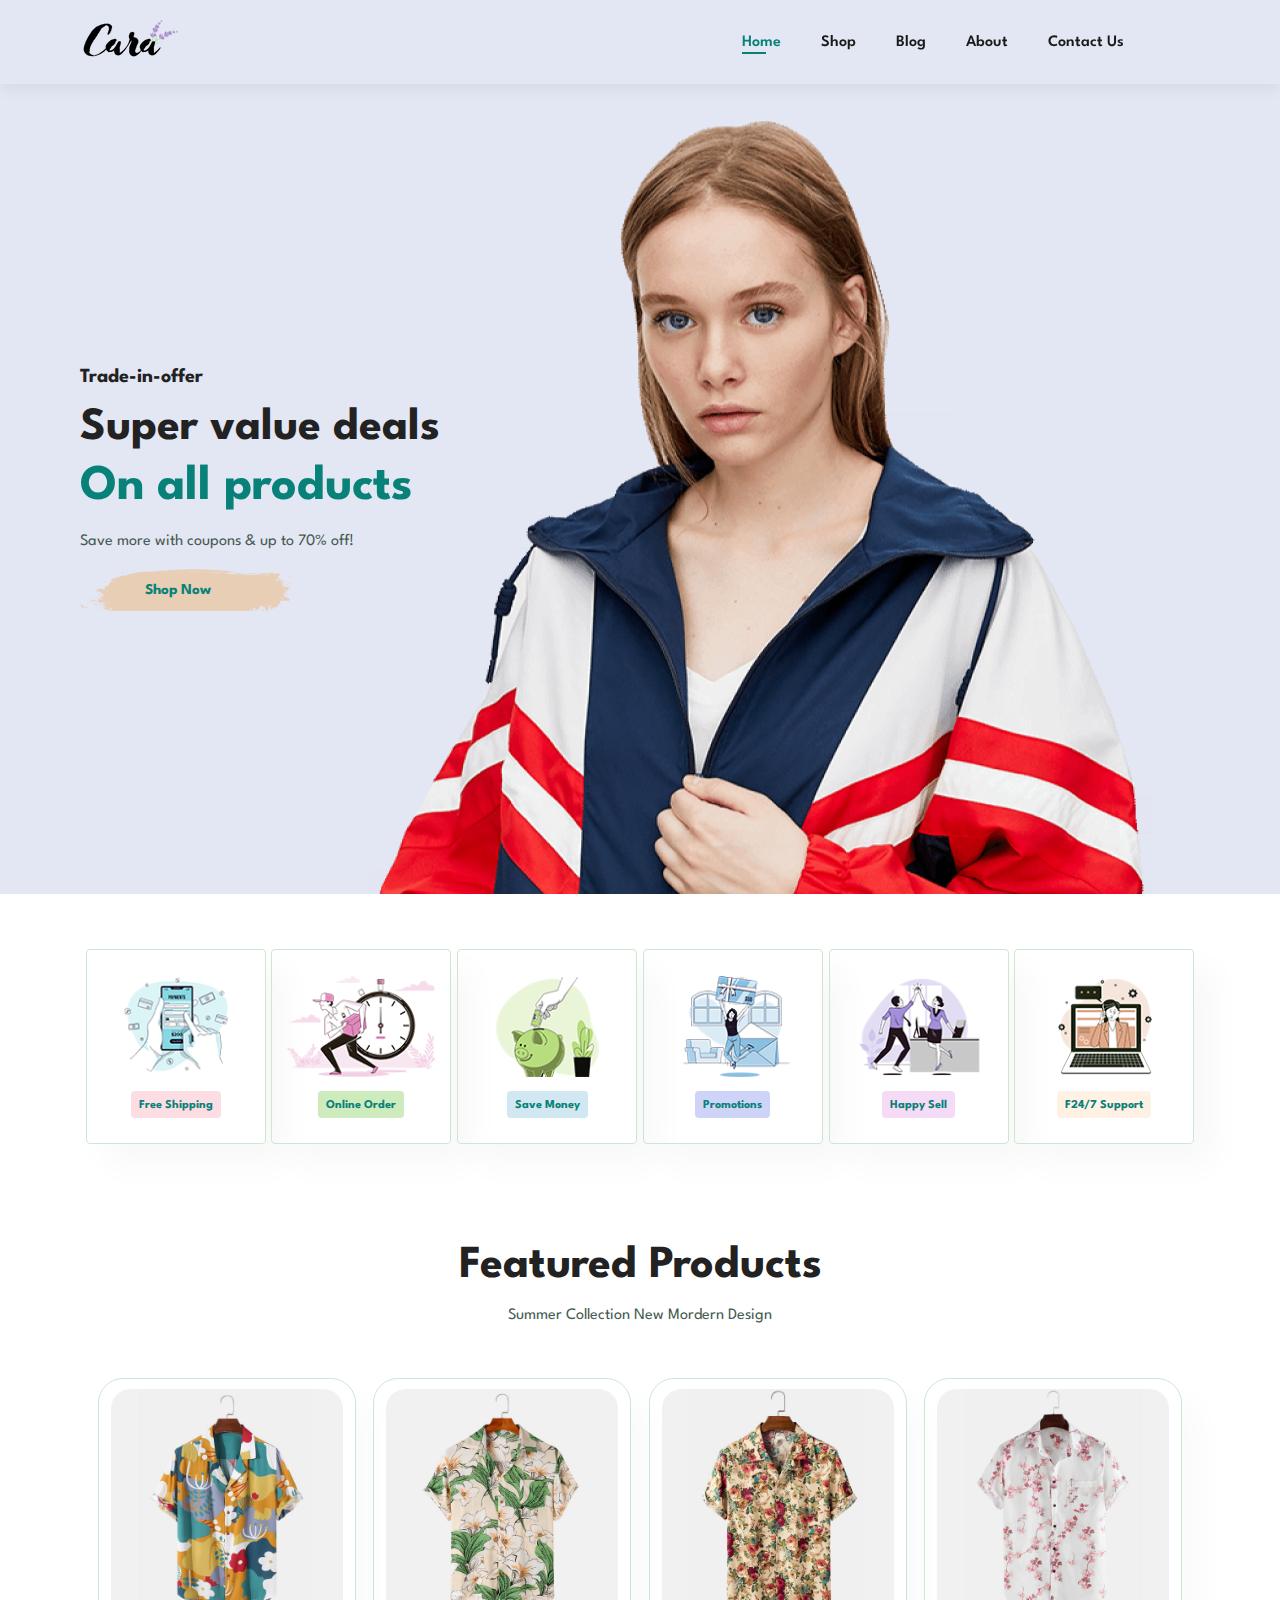
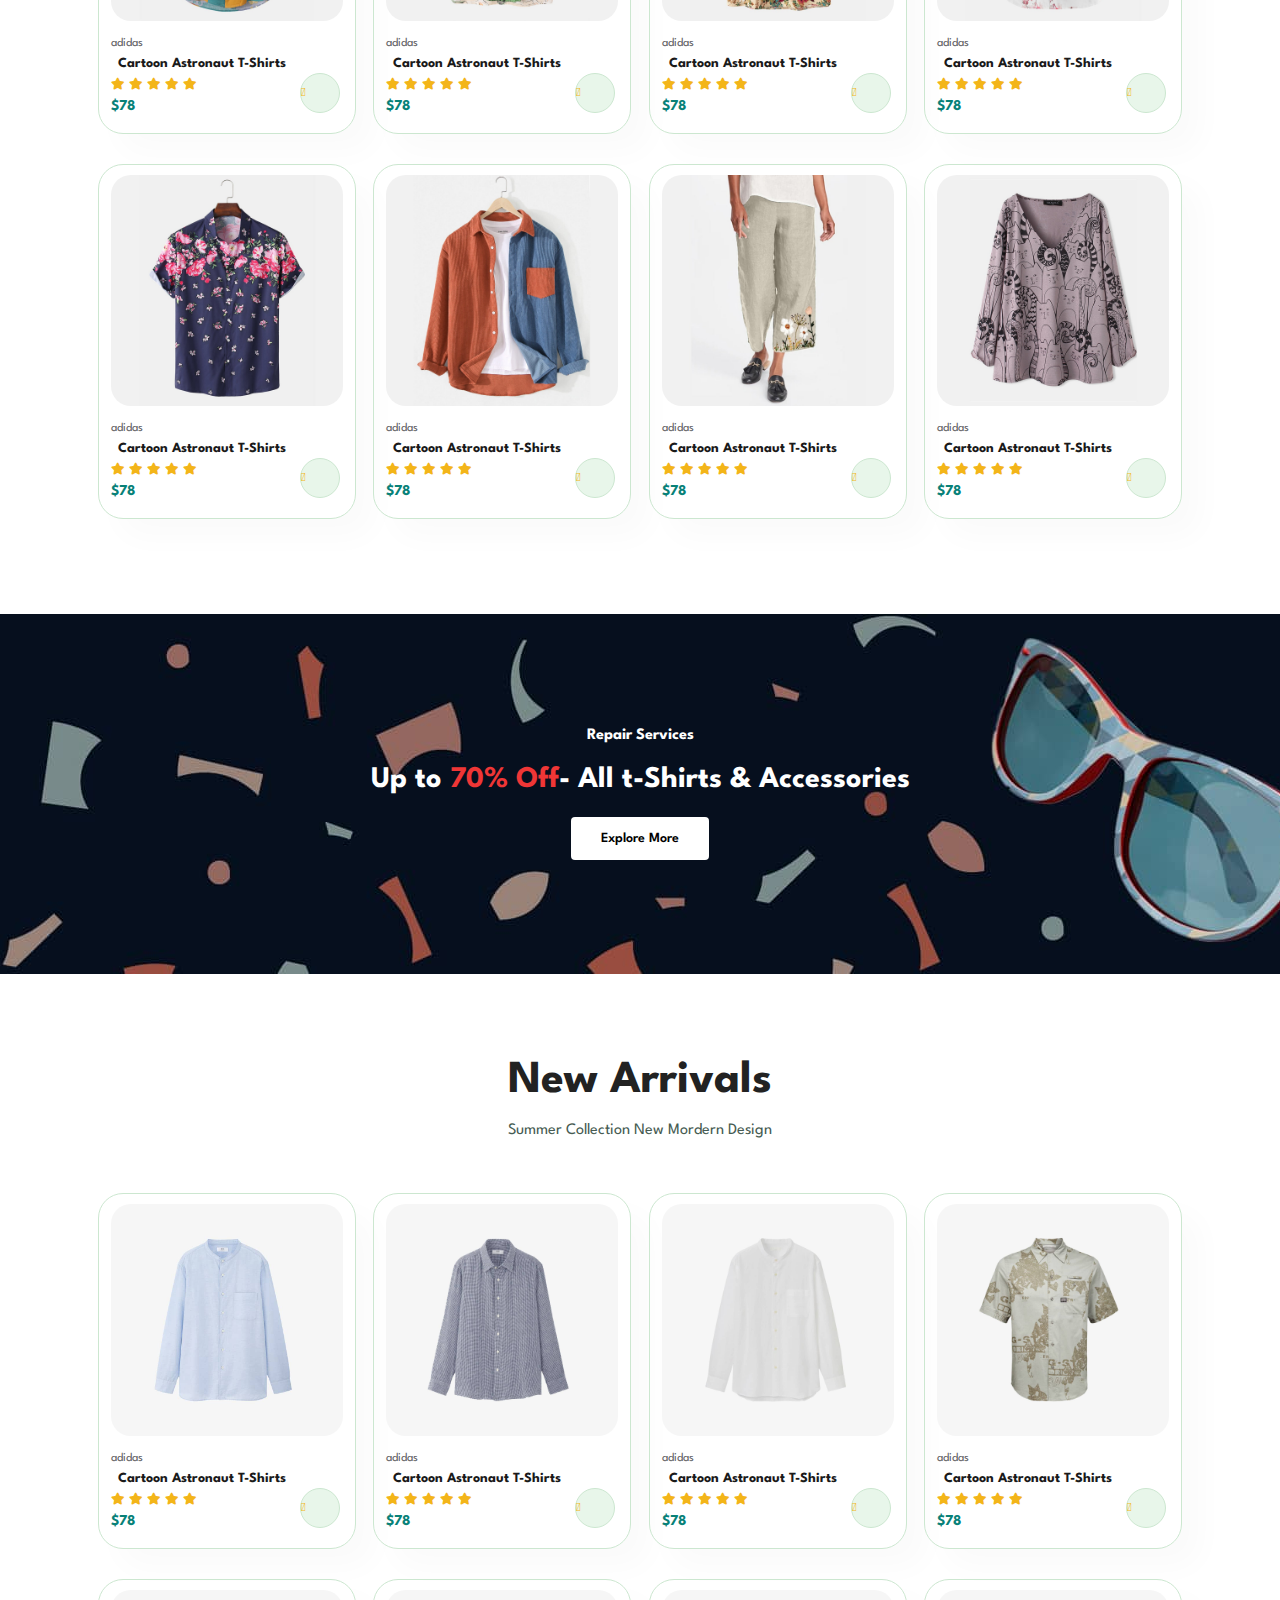
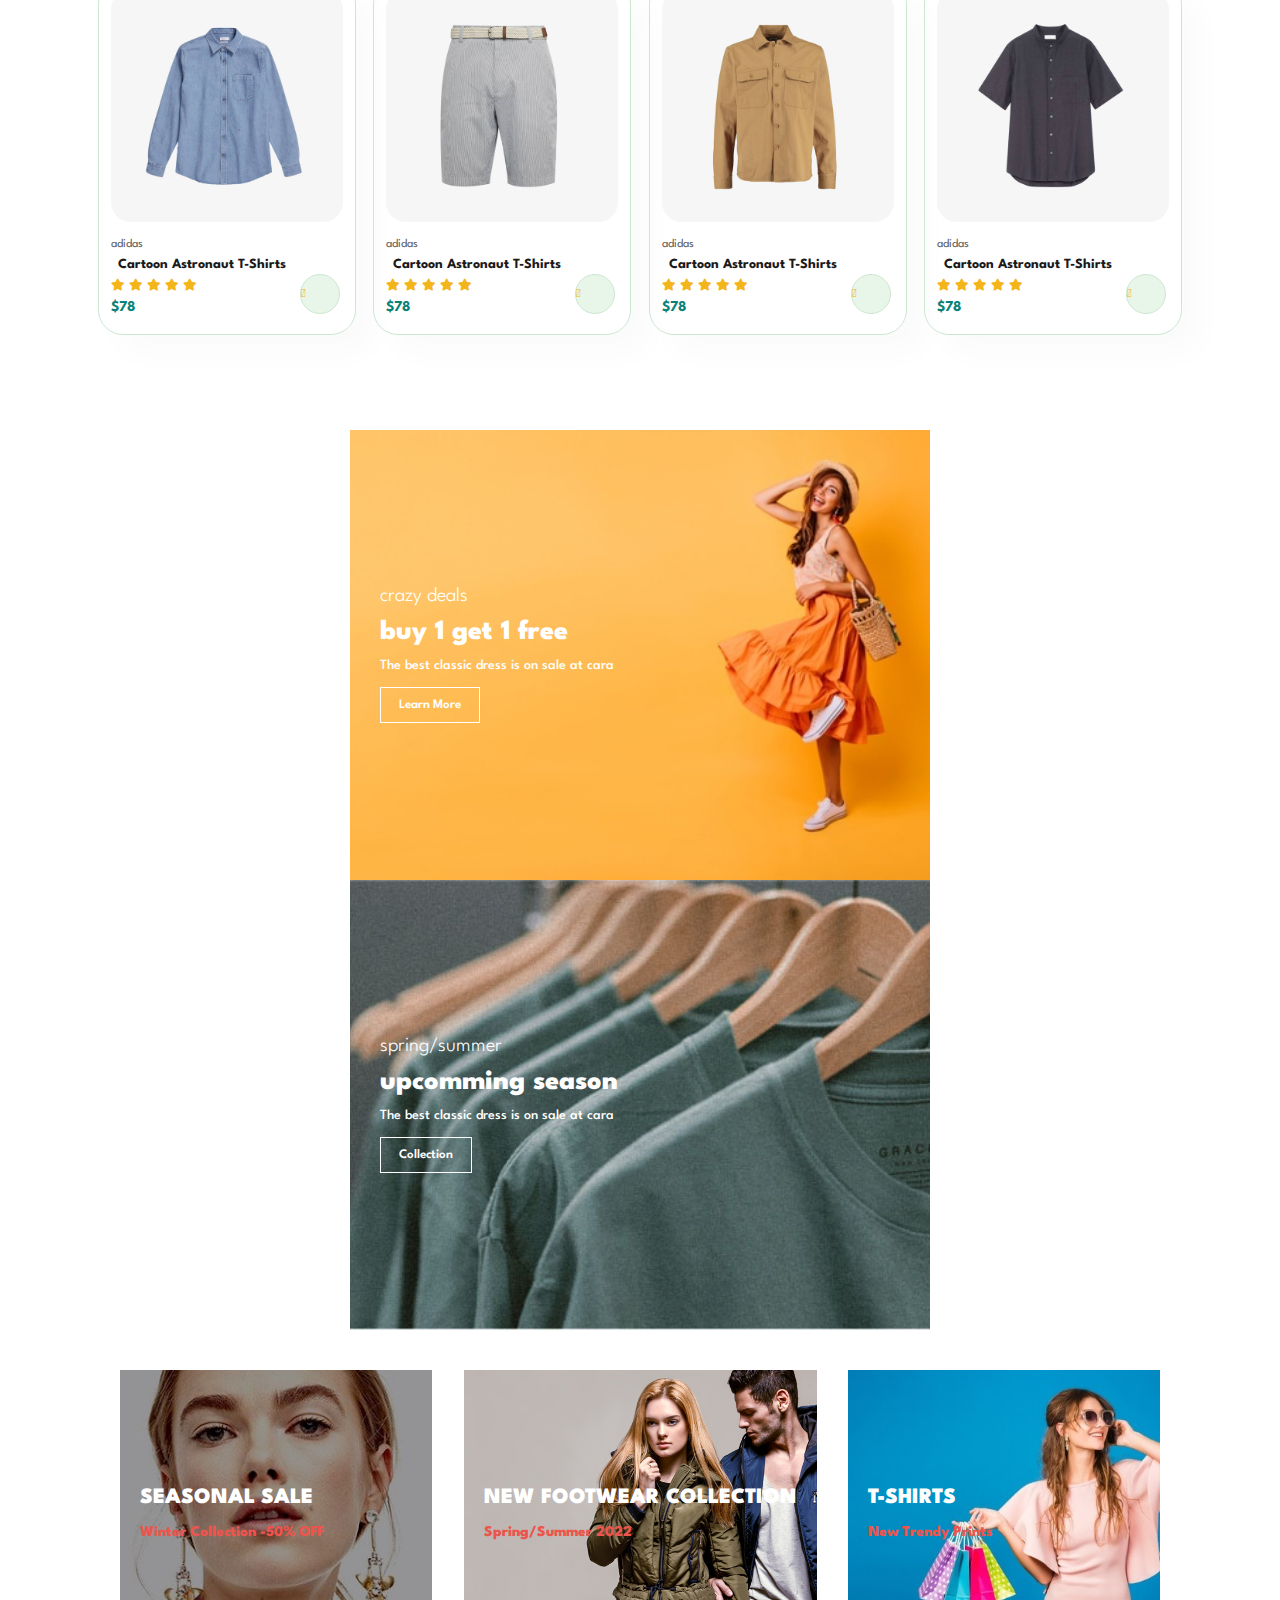
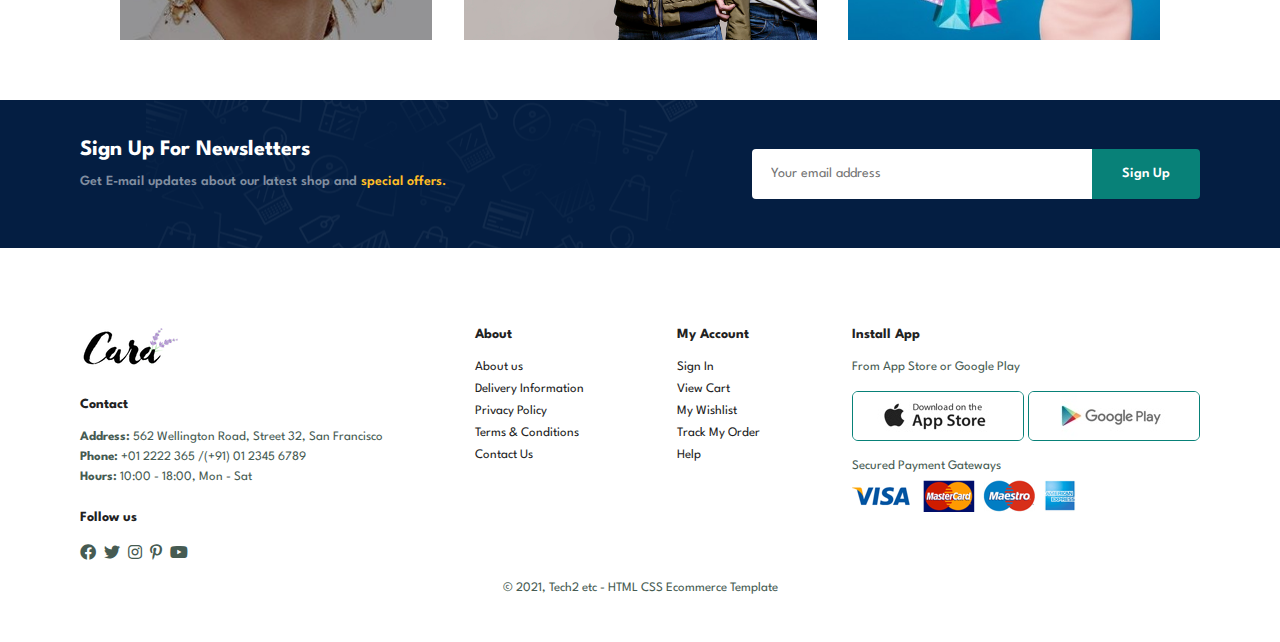
<file: index.html>
<!DOCTYPE html>
<html lang="en">

    <head>
        <meta charset="UTF-8">
        <meta http-equiv="X-UA-Compatible" content="IE=edge">
        <meta name="viewport" content="width=device-width, initial-scale=1.0">
        <title>Tech2etc Ecommerce Tutorial</title>
        <link rel="stylesheet" href="https://cdnjs.cloudflare.com/ajax/libs/font-awesome/6.4.2/css/all.min.css" integrity="sha512-z3gLpd7yknf1YoNbCzqRKc4qyor8gaKU1qmn+CShxbuBusANI9QpRohGBreCFkKxLhei6S9CQXFEbbKuqLg0DA==" crossorigin="anonymous" referrerpolicy="no-referrer" />
        <link rel="stylesheet" href="https://pro.fontawesome.com/releases/v5.10.0/css/all.css" />

        <link rel="stylesheet" href="style.css">
    </head>

    <body>
        <section id="header">
            <a href="#"><img src="img/logo.png" class="logo"/></a>
            <div>
                <ul id="navbar">

                    <li><a class="active" href="index.html">Home</a></li>
                    <li><a href="shop.html">Shop</a></li>
                    <li><a href="blog.html">Blog</a></li>
                    <li><a href="about.html">About</a></li>
                    <li><a href="contact.html">Contact Us</a></li>
                    <li id="lg-bag"><a href="cart.html" ><i class="far fa-shopping-bag"></i></a></li>
                    <a href="#" id="close"><i class="far fa-times"></i></a>

                </ul>
            </div>
            <div id="mobile">
                <a href="cart.html"><i class="far fa-shopping-bag"></i></a>
                <i id="bar" class="fas fa-outdent"></i>

            </div>
        </section>

        <section id="hero">
            <h4>Trade-in-offer</h4>
            <h2>Super value deals</h2>
            <h1>On all products</h1>
            <p>Save more with coupons & up to 70% off!</p>
            <button>Shop Now</button>

        </section>

        <section id="feature" class="section-p1">
            <div class="fe-box">
                <img src="img/features/f1.png" alt="">
                <h6>Free Shipping</h6>

            </div>

            <div class="fe-box">
                <img src="img/features/f2.png" alt="">
                <h6>Online Order</h6>

            </div>

            <div class="fe-box">
                <img src="img/features/f3.png" alt="">
                <h6>Save Money</h6>

            </div>
            <div class="fe-box">
                <img src="img/features/f4.png" alt="">
                <h6>Promotions</h6>

            </div>

            <div class="fe-box">
                <img src="img/features/f5.png" alt="">
                <h6>Happy Sell</h6>

            </div>

            <div class="fe-box">
                <img src="img/features/f6.png" alt="">
                <h6>F24/7 Support</h6>

            </div>
        </section>

        <section id="product1" class="section-p1">
            <h2>Featured Products</h2>
            <p>Summer Collection New Mordern Design</p>
            <div class="pro-container">
                <div class="pro">
                    <img src="img/products/f1.jpg" alt="">
                    <div class="description">
                        <span>adidas</span>
                        <h5>Cartoon Astronaut T-Shirts</h5>
                        <div class="star">
                            <i class="fas fa-star"></i>
                            <i class="fas fa-star"></i>
                            <i class="fas fa-star"></i>
                            <i class="fas fa-star"></i>
                            <i class="fas fa-star"></i>
                        </div>
                        <h4>$78</h4>
                        <!-- href="#" takes you to the top of the page-->
                        <a href="#"><i class="fal fa-shopping-cart cart"></i></a>
                    </div>
                </div>

                <div class="pro">
                    <img src="img/products/f2.jpg" alt="">
                    <div class="description">
                        <span>adidas</span>
                        <h5>Cartoon Astronaut T-Shirts</h5>
                        <div class="star">
                            <i class="fas fa-star"></i>
                            <i class="fas fa-star"></i>
                            <i class="fas fa-star"></i>
                            <i class="fas fa-star"></i>
                            <i class="fas fa-star"></i>
                        </div>
                        <h4>$78</h4>
                        <!-- href="#" takes you to the top of the page-->
                        <a href="#"><i class="fal fa-shopping-cart cart"></i></a>
                    </div>
                </div>

                <div class="pro">
                    <img src="img/products/f3.jpg" alt="">
                    <div class="description">
                        <span>adidas</span>
                        <h5>Cartoon Astronaut T-Shirts</h5>
                        <div class="star">
                            <i class="fas fa-star"></i>
                            <i class="fas fa-star"></i>
                            <i class="fas fa-star"></i>
                            <i class="fas fa-star"></i>
                            <i class="fas fa-star"></i>
                        </div>
                        <h4>$78</h4>
                        <!-- href="#" takes you to the top of the page-->
                        <a href="#"><i class="fal fa-shopping-cart cart"></i></a>
                    </div>
                </div>

                <div class="pro">
                    <img src="img/products/f4.jpg" alt="">
                    <div class="description">
                        <span>adidas</span>
                        <h5>Cartoon Astronaut T-Shirts</h5>
                        <div class="star">
                            <i class="fas fa-star"></i>
                            <i class="fas fa-star"></i>
                            <i class="fas fa-star"></i>
                            <i class="fas fa-star"></i>
                            <i class="fas fa-star"></i>
                        </div>
                        <h4>$78</h4>
                        <!-- href="#" takes you to the top of the page-->
                        <a href="#"><i class="fal fa-shopping-cart cart"></i></a>
                    </div>
                </div>

                <div class="pro">
                    <img src="img/products/f5.jpg" alt="">
                    <div class="description">
                        <span>adidas</span>
                        <h5>Cartoon Astronaut T-Shirts</h5>
                        <div class="star">
                            <i class="fas fa-star"></i>
                            <i class="fas fa-star"></i>
                            <i class="fas fa-star"></i>
                            <i class="fas fa-star"></i>
                            <i class="fas fa-star"></i>
                        </div>
                        <h4>$78</h4>
                        <!-- href="#" takes you to the top of the page-->
                        <a href="#"><i class="fal fa-shopping-cart cart"></i></a>
                    </div>
                </div>

                <div class="pro">
                    <img src="img/products/f6.jpg" alt="">
                    <div class="description">
                        <span>adidas</span>
                        <h5>Cartoon Astronaut T-Shirts</h5>
                        <div class="star">
                            <i class="fas fa-star"></i>
                            <i class="fas fa-star"></i>
                            <i class="fas fa-star"></i>
                            <i class="fas fa-star"></i>
                            <i class="fas fa-star"></i>
                        </div>
                        <h4>$78</h4>
                        <!-- href="#" takes you to the top of the page-->
                        <a href="#"><i class="fal fa-shopping-cart cart"></i></a>
                    </div>
                </div>

                <div class="pro">
                    <img src="img/products/f7.jpg" alt="">
                    <div class="description">
                        <span>adidas</span>
                        <h5>Cartoon Astronaut T-Shirts</h5>
                        <div class="star">
                            <i class="fas fa-star"></i>
                            <i class="fas fa-star"></i>
                            <i class="fas fa-star"></i>
                            <i class="fas fa-star"></i>
                            <i class="fas fa-star"></i>
                        </div>
                        <h4>$78</h4>
                        <!-- href="#" takes you to the top of the page-->
                        <a href="#"><i class="fal fa-shopping-cart cart"></i></a>
                    </div>
                </div>

                <div class="pro">
                    <img src="img/products/f8.jpg" alt="">
                    <div class="description">
                        <span>adidas</span>
                        <h5>Cartoon Astronaut T-Shirts</h5>
                        <div class="star">
                            <i class="fas fa-star"></i>
                            <i class="fas fa-star"></i>
                            <i class="fas fa-star"></i>
                            <i class="fas fa-star"></i>
                            <i class="fas fa-star"></i>
                        </div>
                        <h4>$78</h4>
                        <!-- href="#" takes you to the top of the page-->
                        <a href="#"><i class="fal fa-shopping-cart cart"></i></a>
                    </div>
                </div>
            </div>
        </section>

        <section id="banner" class="section-m1">

          <h4>Repair Services</h4>
          <h2>Up to <span>70% Off</span>- All t-Shirts & Accessories</h2>
          <button class="normal">Explore More</button>

        </section>

        <section id="product1" class="section-p1">
            <h2>New Arrivals</h2>
            <p>Summer Collection New Mordern Design</p>
            <div class="pro-container">
                <div class="pro">
                    <img src="img/products/n1.jpg" alt="">
                    <div class="description">
                        <span>adidas</span>
                        <h5>Cartoon Astronaut T-Shirts</h5>
                        <div class="star">
                            <i class="fas fa-star"></i>
                            <i class="fas fa-star"></i>
                            <i class="fas fa-star"></i>
                            <i class="fas fa-star"></i>
                            <i class="fas fa-star"></i>
                        </div>
                        <h4>$78</h4>
                        <!-- href="#" takes you to the top of the page-->
                        <a href="#"><i class="fal fa-shopping-cart cart"></i></a>
                    </div>
                </div>

                <div class="pro">
                    <img src="img/products/n2.jpg" alt="">
                    <div class="description">
                        <span>adidas</span>
                        <h5>Cartoon Astronaut T-Shirts</h5>
                        <div class="star">
                            <i class="fas fa-star"></i>
                            <i class="fas fa-star"></i>
                            <i class="fas fa-star"></i>
                            <i class="fas fa-star"></i>
                            <i class="fas fa-star"></i>
                        </div>
                        <h4>$78</h4>
                        <!-- href="#" takes you to the top of the page-->
                        <a href="#"><i class="fal fa-shopping-cart cart"></i></a>
                    </div>
                </div>

                <div class="pro">
                    <img src="img/products/n3.jpg" alt="">
                    <div class="description">
                        <span>adidas</span>
                        <h5>Cartoon Astronaut T-Shirts</h5>
                        <div class="star">
                            <i class="fas fa-star"></i>
                            <i class="fas fa-star"></i>
                            <i class="fas fa-star"></i>
                            <i class="fas fa-star"></i>
                            <i class="fas fa-star"></i>
                        </div>
                        <h4>$78</h4>
                        <!-- href="#" takes you to the top of the page-->
                        <a href="#"><i class="fal fa-shopping-cart cart"></i></a>
                    </div>
                </div>

                <div class="pro">
                    <img src="img/products/n4.jpg" alt="">
                    <div class="description">
                        <span>adidas</span>
                        <h5>Cartoon Astronaut T-Shirts</h5>
                        <div class="star">
                            <i class="fas fa-star"></i>
                            <i class="fas fa-star"></i>
                            <i class="fas fa-star"></i>
                            <i class="fas fa-star"></i>
                            <i class="fas fa-star"></i>
                        </div>
                        <h4>$78</h4>
                        <!-- href="#" takes you to the top of the page-->
                        <a href="#"><i class="fal fa-shopping-cart cart"></i></a>
                    </div>
                </div>

                <div class="pro">
                    <img src="img/products/n5.jpg" alt="">
                    <div class="description">
                        <span>adidas</span>
                        <h5>Cartoon Astronaut T-Shirts</h5>
                        <div class="star">
                            <i class="fas fa-star"></i>
                            <i class="fas fa-star"></i>
                            <i class="fas fa-star"></i>
                            <i class="fas fa-star"></i>
                            <i class="fas fa-star"></i>
                        </div>
                        <h4>$78</h4>
                        <!-- href="#" takes you to the top of the page-->
                        <a href="#"><i class="fal fa-shopping-cart cart"></i></a>
                    </div>
                </div>

                <div class="pro">
                    <img src="img/products/n6.jpg" alt="">
                    <div class="description">
                        <span>adidas</span>
                        <h5>Cartoon Astronaut T-Shirts</h5>
                        <div class="star">
                            <i class="fas fa-star"></i>
                            <i class="fas fa-star"></i>
                            <i class="fas fa-star"></i>
                            <i class="fas fa-star"></i>
                            <i class="fas fa-star"></i>
                        </div>
                        <h4>$78</h4>
                        <!-- href="#" takes you to the top of the page-->
                        <a href="#"><i class="fal fa-shopping-cart cart"></i></a>
                    </div>
                </div>

                <div class="pro">
                    <img src="img/products/n7.jpg" alt="">
                    <div class="description">
                        <span>adidas</span>
                        <h5>Cartoon Astronaut T-Shirts</h5>
                        <div class="star">
                            <i class="fas fa-star"></i>
                            <i class="fas fa-star"></i>
                            <i class="fas fa-star"></i>
                            <i class="fas fa-star"></i>
                            <i class="fas fa-star"></i>
                        </div>
                        <h4>$78</h4>
                        <!-- href="#" takes you to the top of the page-->
                        <a href="#"><i class="fal fa-shopping-cart cart"></i></a>
                    </div>
                </div>

                <div class="pro">
                    <img src="img/products/n8.jpg" alt="">
                    <div class="description">
                        <span>adidas</span>
                        <h5>Cartoon Astronaut T-Shirts</h5>
                        <div class="star">
                            <i class="fas fa-star"></i>
                            <i class="fas fa-star"></i>
                            <i class="fas fa-star"></i>
                            <i class="fas fa-star"></i>
                            <i class="fas fa-star"></i>
                        </div>
                        <h4>$78</h4>
                        <!-- href="#" takes you to the top of the page-->
                        <a href="#"><i class="fal fa-shopping-cart cart"></i></a>
                    </div>
                </div>
            </div>
        </section>

        <section id="sm-banner" class="section-p1">
 
            <div class="banner-box">
                <h4>crazy deals</h4>
                <h2>buy 1 get 1 free</h2>
                <span>The best classic dress is on sale at cara</span>
                <button class="white">Learn More</button>

            </div>
            <div class="banner-box banner-box2">
                <h4>spring/summer</h4>
                <h2>upcomming season</h2>
                <span>The best classic dress is on sale at cara</span>
                <button class="white">Collection</button>
            </div>
        </section>

        <section id="banner3">
            <div class="banner-box">
                <h2>SEASONAL SALE</h2>
                <h3>Winter Collection -50% OFF</h3>   
            </div>

            <div class="banner-box banner-box2">
                <h2>NEW FOOTWEAR COLLECTION</h2>
                <h3>Spring/Summer 2022</h3>   
            </div>

            <div class="banner-box banner-box3">
                <h2>T-SHIRTS</h2>
                <h3>New Trendy Prints</h3>   
            </div>
        </section>

        <section id="newsletter" class="section-p1 section-m1">
            <div class="newstext">
                <h4>Sign Up For Newsletters</h4>
                <p>Get E-mail updates about our latest shop and <span>special offers.</span></p>
            </div>
            <div class="form">
                <input type="text" placeholder="Your email address">
                <button class="normal">Sign Up</button>
            </div>
        </section>

        <footer class="section-p1">
            <div class="col">
                <img  class="logo" src="img/logo.png" alt="">
                <h4>Contact</h4>
                <p><strong>Address:</strong> 562 Wellington Road, Street 32, San Francisco</p>
                <p><strong>Phone:</strong> +01 2222 365 /(+91) 01 2345 6789</p>
                <p><strong>Hours:</strong> 10:00 - 18:00, Mon - Sat</p>
                <div class="follow">
                    <h4>Follow us</h4>
                    <div class="icon">
                        <i class="fab fa-facebook"></i>
                        <i class="fab fa-twitter"></i>
                        <i class="fab fa-instagram"></i>
                        <i class="fab fa-pinterest-p"></i>
                        <i class="fab fa-youtube"></i>

                    </div>
                </div>
            </div>
            <div class="col">
                <h4>About</h4>
                <a href="#">About us</a>
                <a href="#">Delivery Information</a>
                <a href="#">Privacy Policy</a>
                <a href="#">Terms & Conditions</a>
                <a href="#">Contact Us</a>

            </div>

            <div class="col">
                <h4>My Account</h4>
                <a href="#">Sign In</a>
                <a href="#">View Cart</a>
                <a href="#">My Wishlist</a>
                <a href="#">Track My Order</a>
                <a href="#">Help</a>

            </div>

            <div class="col install">
                <h4>Install App</h4>
                <p>From App Store or Google Play</p>

                <div class="row">
                    <img src="img/pay/app.jpg" alt="">
                    <img src="img/pay/play.jpg" alt="">
                </div>
                <p>Secured Payment Gateways</p>
                <img src="img/pay/pay.png" alt="">
            </div>

            <div class="copyright">
                <p>© 2021, Tech2 etc - HTML CSS Ecommerce Template</p>
            </div>
        </footer>

        <script src="script.js"></script>
    </body>

</html>
</file>
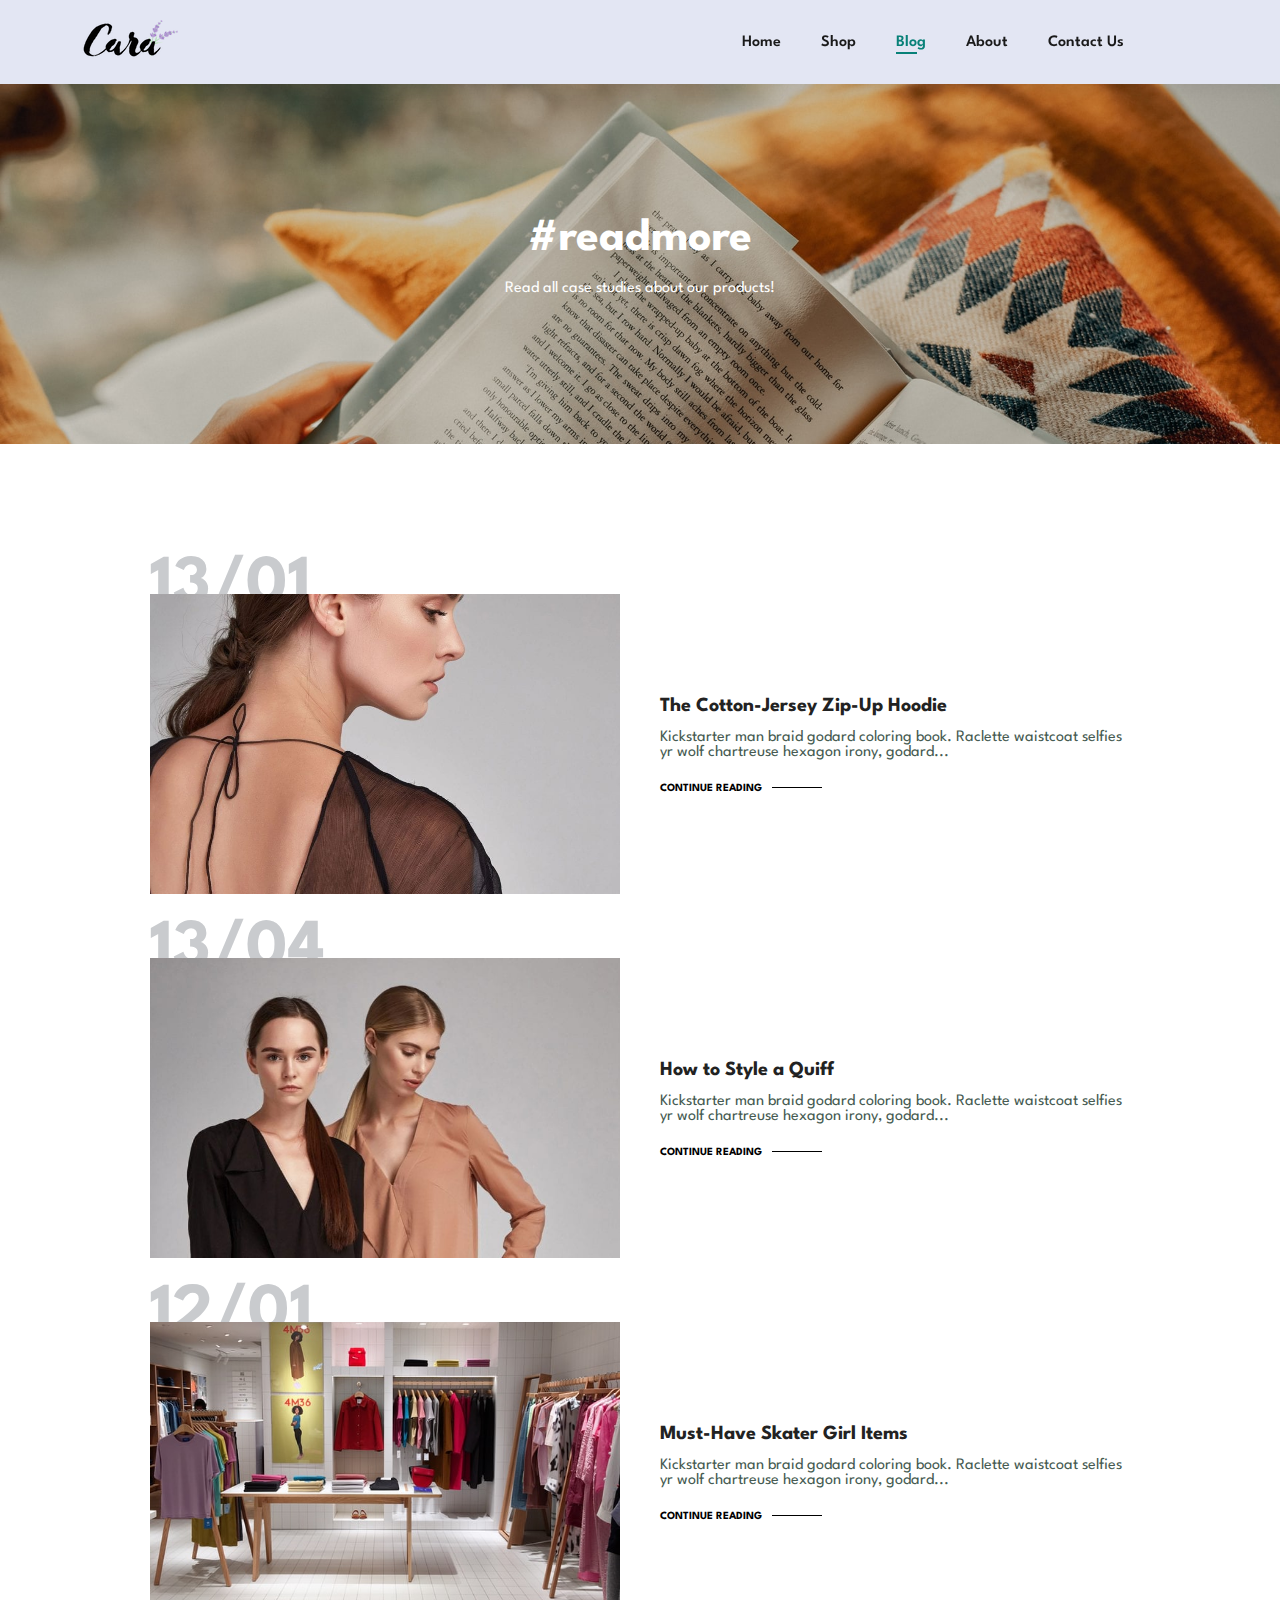
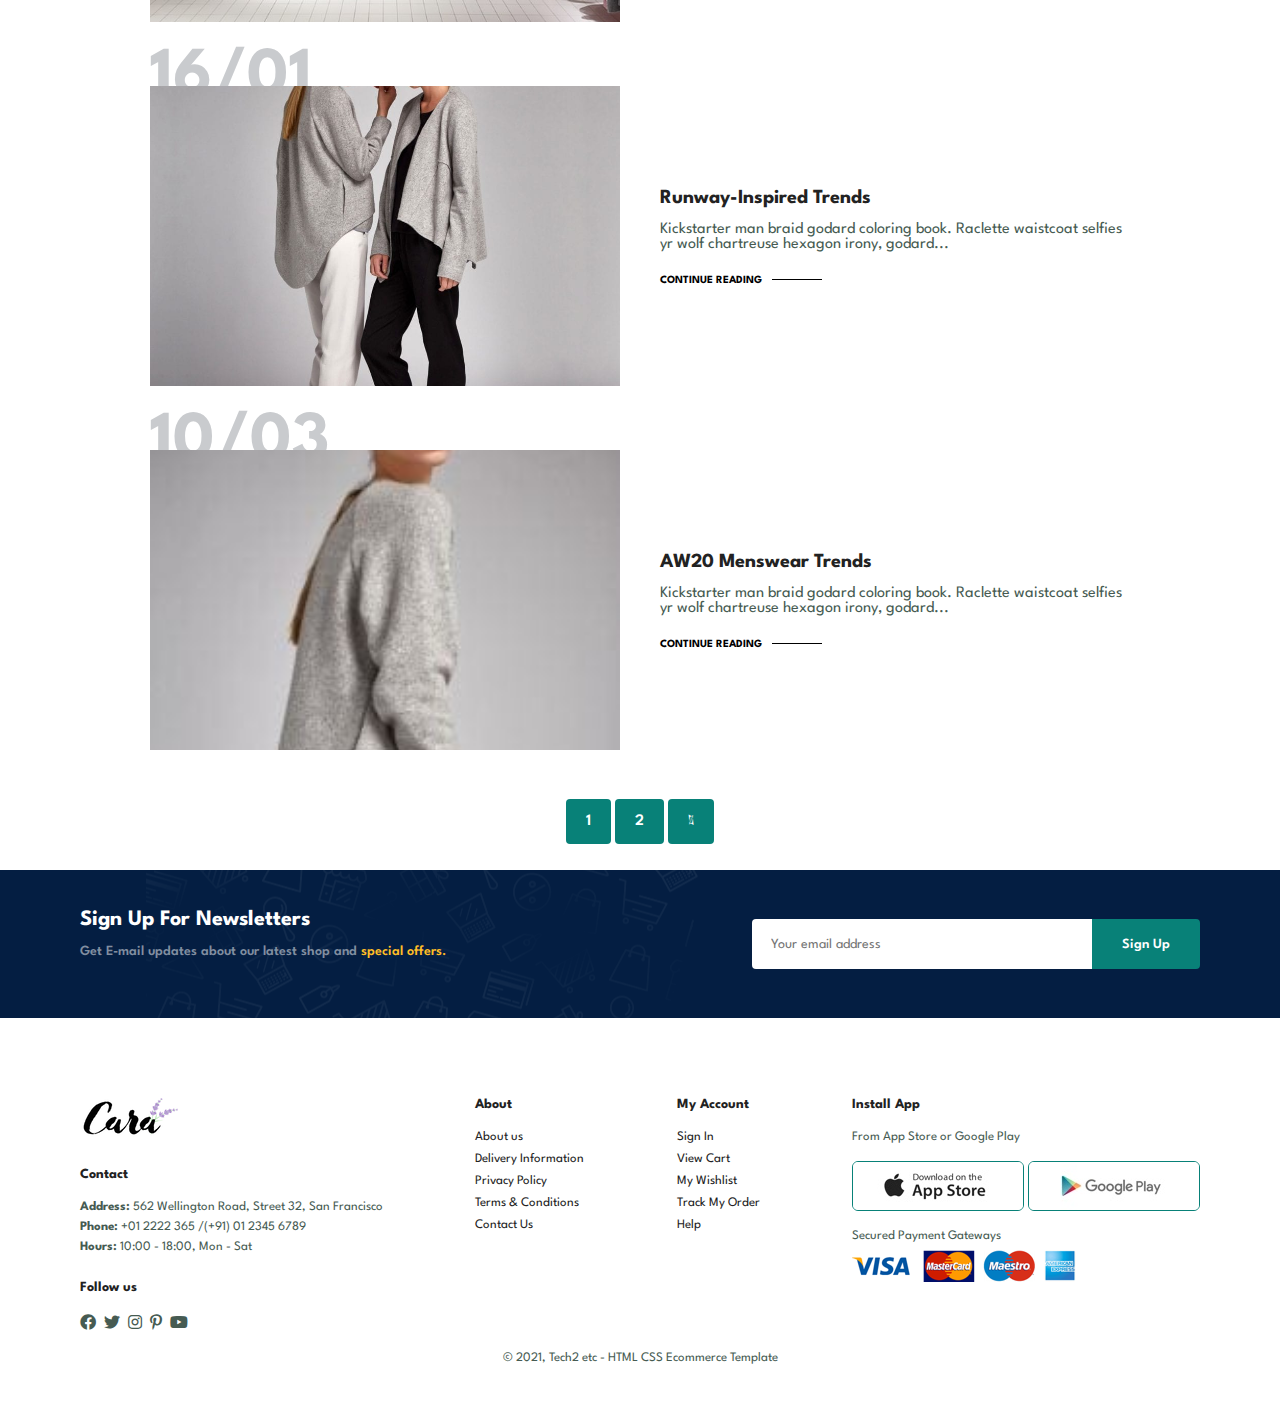
<file: blog.html>
<!DOCTYPE html>
<html lang="en">

    <head>
        <meta charset="UTF-8">
        <meta http-equiv="X-UA-Compatible" content="IE=edge">
        <meta name="viewport" content="width=device-width, initial-scale=1.0">
        <title>Tech2etc Ecommerce Tutorial</title>
        <link rel="stylesheet" href="https://cdnjs.cloudflare.com/ajax/libs/font-awesome/6.4.2/css/all.min.css" integrity="sha512-z3gLpd7yknf1YoNbCzqRKc4qyor8gaKU1qmn+CShxbuBusANI9QpRohGBreCFkKxLhei6S9CQXFEbbKuqLg0DA==" crossorigin="anonymous" referrerpolicy="no-referrer" />
        <link rel="stylesheet" href="https://pro.fontawesome.com/releases/v5.10.0/css/all.css" />

        <link rel="stylesheet" href="style.css">
    </head>

    <body>
        <section id="header">
            <a href="#"><img src="img/logo.png" class="logo"/></a>
            <div>
                <ul id="navbar">

                    <li><a href="index.html">Home</a></li>
                    <li><a href="shop.html">Shop</a></li>
                    <li><a class="active" href="blog.html">Blog</a></li>
                    <li><a href="about.html">About</a></li>
                    <li><a href="contact.html">Contact Us</a></li>
                    <li id="lg-bag"><a href="cart.html" ><i class="far fa-shopping-bag"></i></a></li>
                    <a href="#" id="close"><i class="far fa-times"></i></a>

                </ul>
            </div>
            <div id="mobile">
                <a href="cart.html"><i class="far fa-shopping-bag"></i></a>
                <i id="bar" class="fas fa-outdent"></i>

            </div>
        </section>

        <section id="page-header" class="blog-header">
            <h2>#readmore</h2>

            <p>Read all case studies about our products!</p>
        </section>

        <section id="blog">
            <div class="blog-box">
                <div class="blog-img">
                    <img src="img/blog/b1.jpg" alt="">
                </div>
                <div class="blog-details">
                    <h4>The Cotton-Jersey Zip-Up Hoodie</h4>
                    <p>Kickstarter man braid godard coloring book. Raclette waistcoat selfies
                        yr wolf chartreuse hexagon irony, godard...
                    </p>
                    <a href="#">CONTINUE READING</a>
                </div>
                <h1>13/01</h1>
            </div>

            <div class="blog-box">
                <div class="blog-img">
                    <img src="img/blog/b2.jpg" alt="">
                </div>
                <div class="blog-details">
                    <h4>How to Style a Quiff</h4>
                    <p>Kickstarter man braid godard coloring book. Raclette waistcoat selfies
                        yr wolf chartreuse hexagon irony, godard...</p>
                    <a href="#">CONTINUE READING</a>
                </div>
                <h1>13/04</h1>
            </div>

            <div class="blog-box">
                <div class="blog-img">
                    <img src="img/blog/b3.jpg" alt="">
                </div>
                <div class="blog-details">
                    <h4>Must-Have Skater Girl Items</h4>
                    <p>Kickstarter man braid godard coloring book. Raclette waistcoat selfies
                        yr wolf chartreuse hexagon irony, godard...
                    </p>
                    <a href="#">CONTINUE READING</a>
                </div>
                <h1>12/01</h1>
            </div>

            <div class="blog-box">
                <div class="blog-img">
                    <img src="img/blog/b4.jpg" alt="">
                </div>
                <div class="blog-details">
                    <h4>Runway-Inspired Trends</h4>
                    <p>Kickstarter man braid godard coloring book. Raclette waistcoat selfies
                        yr wolf chartreuse hexagon irony, godard...
                    </p>
                    <a href="#">CONTINUE READING</a>
                </div>
                <h1>16/01</h1>
            </div>

            <div class="blog-box">
                <div class="blog-img">
                    <img src="img/blog/b5.jpg" alt="">
                </div>
                <div class="blog-details">
                    <h4>AW20 Menswear Trends</h4>
                    <p>Kickstarter man braid godard coloring book. Raclette waistcoat selfies
                        yr wolf chartreuse hexagon irony, godard...
                    </p>
                    <a href="#">CONTINUE READING</a>
                </div>
                <h1>10/03</h1>
            </div>

                



                        

            
        </section>
       

        <section id="pagination">
            <a href="#">1</a>
            <a href="#">2</a>
            <a href="#"><i class="fal fa-long-arrow-alt-right"></i></a>
        </section>

        <section id="newsletter" class="section-p1 section-m1">
            <div class="newstext">
                <h4>Sign Up For Newsletters</h4>
                <p>Get E-mail updates about our latest shop and <span>special offers.</span></p>
            </div>
            <div class="form">
                <input type="text" placeholder="Your email address">
                <button class="normal">Sign Up</button>
            </div>
        </section>

        <footer class="section-p1">
            <div class="col">
                <img  class="logo" src="img/logo.png" alt="">
                <h4>Contact</h4>
                <p><strong>Address:</strong> 562 Wellington Road, Street 32, San Francisco</p>
                <p><strong>Phone:</strong> +01 2222 365 /(+91) 01 2345 6789</p>
                <p><strong>Hours:</strong> 10:00 - 18:00, Mon - Sat</p>
                <div class="follow">
                    <h4>Follow us</h4>
                    <div class="icon">
                        <i class="fab fa-facebook"></i>
                        <i class="fab fa-twitter"></i>
                        <i class="fab fa-instagram"></i>
                        <i class="fab fa-pinterest-p"></i>
                        <i class="fab fa-youtube"></i>

                    </div>
                </div>
            </div>
            <div class="col">
                <h4>About</h4>
                <a href="#">About us</a>
                <a href="#">Delivery Information</a>
                <a href="#">Privacy Policy</a>
                <a href="#">Terms & Conditions</a>
                <a href="#">Contact Us</a>

            </div>

            <div class="col">
                <h4>My Account</h4>
                <a href="#">Sign In</a>
                <a href="#">View Cart</a>
                <a href="#">My Wishlist</a>
                <a href="#">Track My Order</a>
                <a href="#">Help</a>

            </div>

            <div class="col install">
                <h4>Install App</h4>
                <p>From App Store or Google Play</p>

                <div class="row">
                    <img src="img/pay/app.jpg" alt="">
                    <img src="img/pay/play.jpg" alt="">
                </div>
                <p>Secured Payment Gateways</p>
                <img src="img/pay/pay.png" alt="">
            </div>

            <div class="copyright">
                <p>© 2021, Tech2 etc - HTML CSS Ecommerce Template</p>
            </div>
        </footer>

        <script src="script.js"></script>
    </body>

</html>
</file>
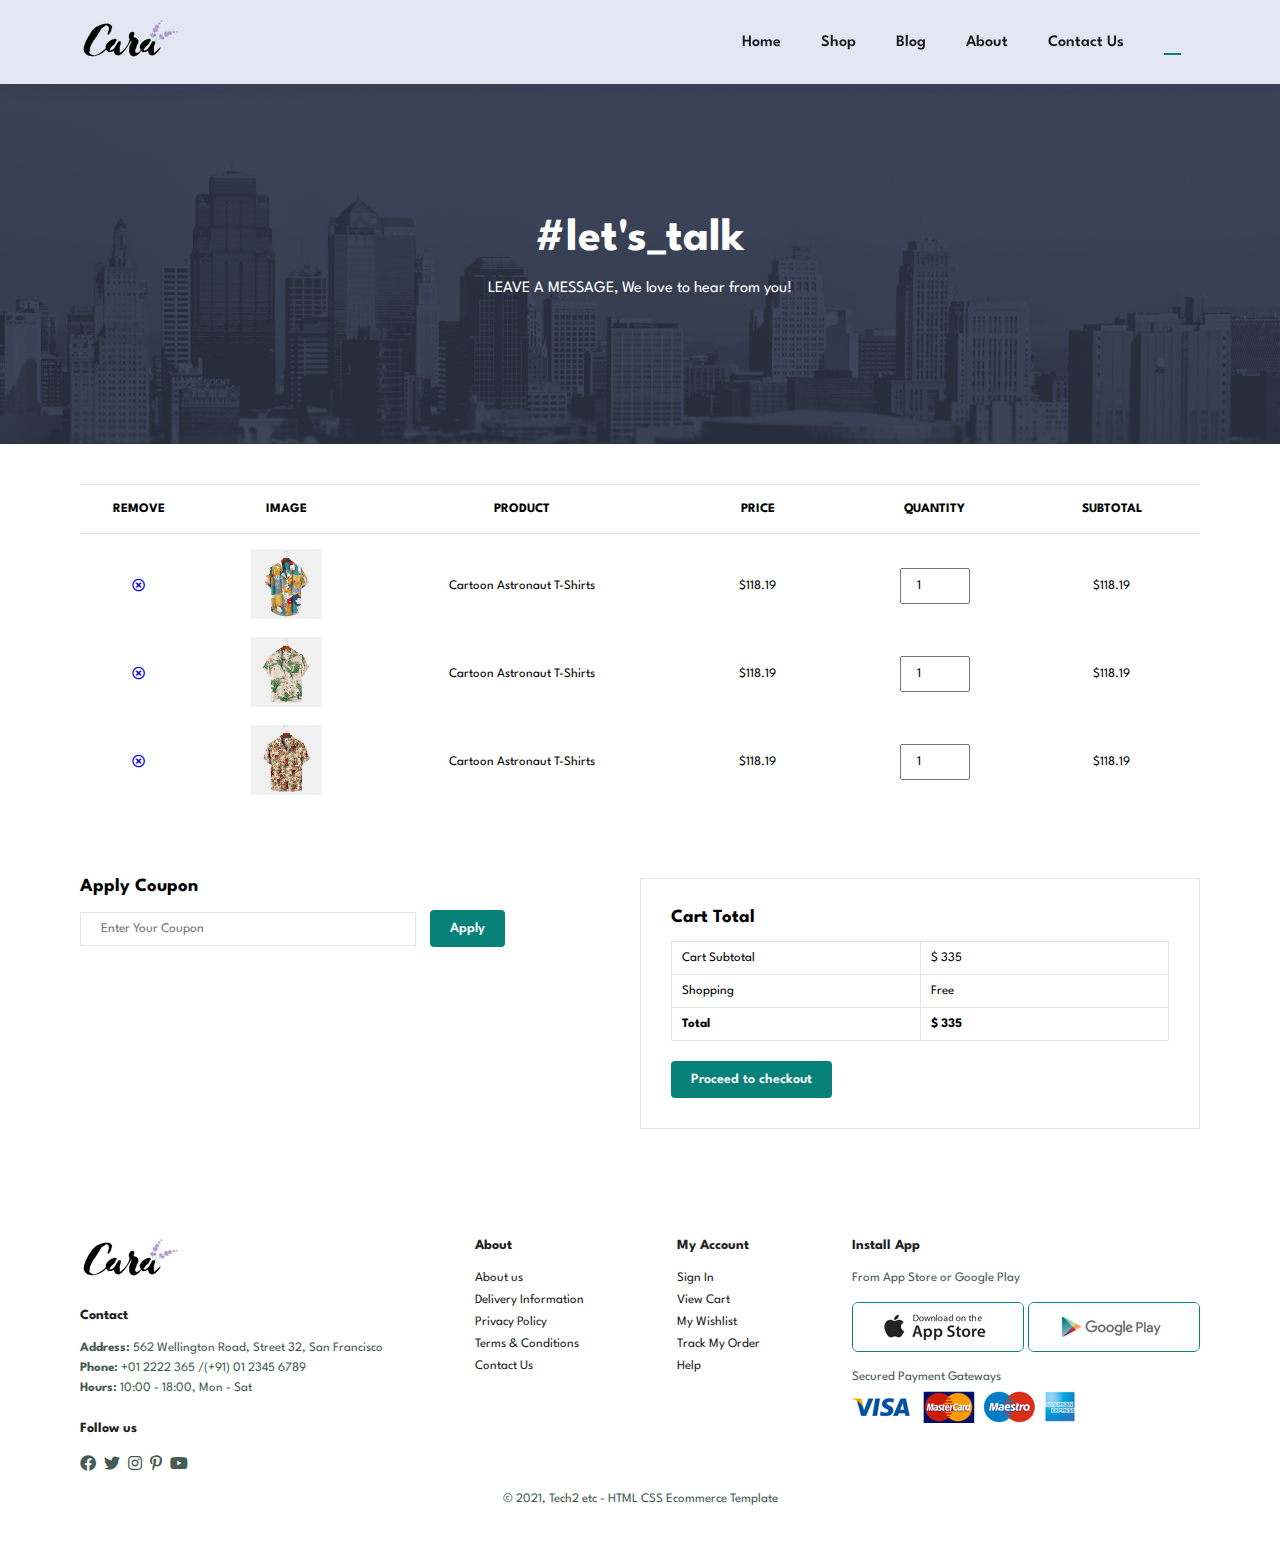
<file: cart.html>
<!DOCTYPE html>
<html lang="en">

    <head>
        <meta charset="UTF-8">
        <meta http-equiv="X-UA-Compatible" content="IE=edge">
        <meta name="viewport" content="width=device-width, initial-scale=1.0">
        <title>Tech2etc Ecommerce Tutorial</title>
        <link rel="stylesheet" href="https://cdnjs.cloudflare.com/ajax/libs/font-awesome/6.4.2/css/all.min.css" integrity="sha512-z3gLpd7yknf1YoNbCzqRKc4qyor8gaKU1qmn+CShxbuBusANI9QpRohGBreCFkKxLhei6S9CQXFEbbKuqLg0DA==" crossorigin="anonymous" referrerpolicy="no-referrer" />
        <link rel="stylesheet" href="https://pro.fontawesome.com/releases/v5.10.0/css/all.css" />

        <link rel="stylesheet" href="style.css">
    </head>

    <body>
        <section id="header">
            <a href="#"><img src="img/logo.png" class="logo"/></a>
            <div>
                <ul id="navbar">

                    <li><a href="index.html">Home</a></li>
                    <li><a href="shop.html">Shop</a></li>
                    <li><a href="blog.html">Blog</a></li>
                    <li><a href="about.html">About</a></li>
                    <li><a href="contact.html">Contact Us</a></li>
                    <li id="lg-bag"><a class="active" href="cart.html" ><i class="far fa-shopping-bag"></i></a></li>
                    <a href="#" id="close"><i class="far fa-times"></i></a>

                </ul>
            </div>
            <div id="mobile">
                <a href="cart.html"><i class="far fa-shopping-bag"></i></a>
                <i id="bar" class="fas fa-outdent"></i>

            </div>
        </section>

        <section id="page-header" class="about-header">
            <h2>#let's_talk</h2>

            <p>LEAVE A MESSAGE, We love to hear from you!</p>
        </section>

        <section id="cart" class="section-p1">
            <table width="100%">
                <thead>
                    <tr>
                        <td>REMOVE</td>
                        <td>IMAGE</td>
                        <td>PRODUCT</td>
                        <td>PRICE</td>
                        <td>QUANTITY</td>
                        <td>SUBTOTAL</td>
                    </tr>
                </thead>
                <tbody>
                    <tr>
                        <td><a href="#"><i class="far fa-times-circle"></i></a></td>
                        <td><img src="img/products/f1.jpg" alt=""></td>
                        <td>Cartoon Astronaut T-Shirts</td>
                        <td>$118.19</td>
                        <td><input type="number" value="1"></td>
                        <td>$118.19</td>
                    </tr>
                    <tr>
                        <td><a href="#"><i class="far fa-times-circle"></i></a></td>
                        <td><img src="img/products/f2.jpg" alt=""></td>
                        <td>Cartoon Astronaut T-Shirts</td>
                        <td>$118.19</td>
                        <td><input type="number" value="1"></td>
                        <td>$118.19</td>
                    </tr>
                    <tr>
                        <td><a href="#"><i class="far fa-times-circle"></i></a></td>
                        <td><img src="img/products/f3.jpg" alt=""></td>
                        <td>Cartoon Astronaut T-Shirts</td>
                        <td>$118.19</td>
                        <td><input type="number" value="1"></td>
                        <td>$118.19</td>
                    </tr>
                </tbody>
            </table>
        </section>

        <section id="cart-add" class="section-p1">
            <div id="coupon">
                <h3>Apply Coupon</h3>
                <div>
                    <input type="text" placeholder="Enter Your Coupon">
                    <button class="normal">Apply</button>
                </div>
            </div>

            <div id="subtotal">
                <h3>Cart Total</h3>
                <table>
                    <tr>
                        <td>Cart Subtotal</td>
                        <td>$ 335</td>
                    </tr>
                    <tr>
                        <td>Shopping</td>
                        <td>Free</td>
                    </tr>
                    <tr>
                        <td><strong>Total</strong></td>
                        <td><strong>$ 335</strong></td>
                    </tr>
                </table>
                <button class="normal">Proceed to checkout</button>
            </div>
        </section>

       

        <footer class="section-p1">
            <div class="col">
                <img  class="logo" src="img/logo.png" alt="">
                <h4>Contact</h4>
                <p><strong>Address:</strong> 562 Wellington Road, Street 32, San Francisco</p>
                <p><strong>Phone:</strong> +01 2222 365 /(+91) 01 2345 6789</p>
                <p><strong>Hours:</strong> 10:00 - 18:00, Mon - Sat</p>
                <div class="follow">
                    <h4>Follow us</h4>
                    <div class="icon">
                        <i class="fab fa-facebook"></i>
                        <i class="fab fa-twitter"></i>
                        <i class="fab fa-instagram"></i>
                        <i class="fab fa-pinterest-p"></i>
                        <i class="fab fa-youtube"></i>

                    </div>
                </div>
            </div>
            <div class="col">
                <h4>About</h4>
                <a href="#">About us</a>
                <a href="#">Delivery Information</a>
                <a href="#">Privacy Policy</a>
                <a href="#">Terms & Conditions</a>
                <a href="#">Contact Us</a>

            </div>

            <div class="col">
                <h4>My Account</h4>
                <a href="#">Sign In</a>
                <a href="#">View Cart</a>
                <a href="#">My Wishlist</a>
                <a href="#">Track My Order</a>
                <a href="#">Help</a>

            </div>

            <div class="col install">
                <h4>Install App</h4>
                <p>From App Store or Google Play</p>

                <div class="row">
                    <img src="img/pay/app.jpg" alt="">
                    <img src="img/pay/play.jpg" alt="">
                </div>
                <p>Secured Payment Gateways</p>
                <img src="img/pay/pay.png" alt="">
            </div>

            <div class="copyright">
                <p>© 2021, Tech2 etc - HTML CSS Ecommerce Template</p>
            </div>
        </footer>

        <script src="script.js"></script>
    </body>

</html>
</file>
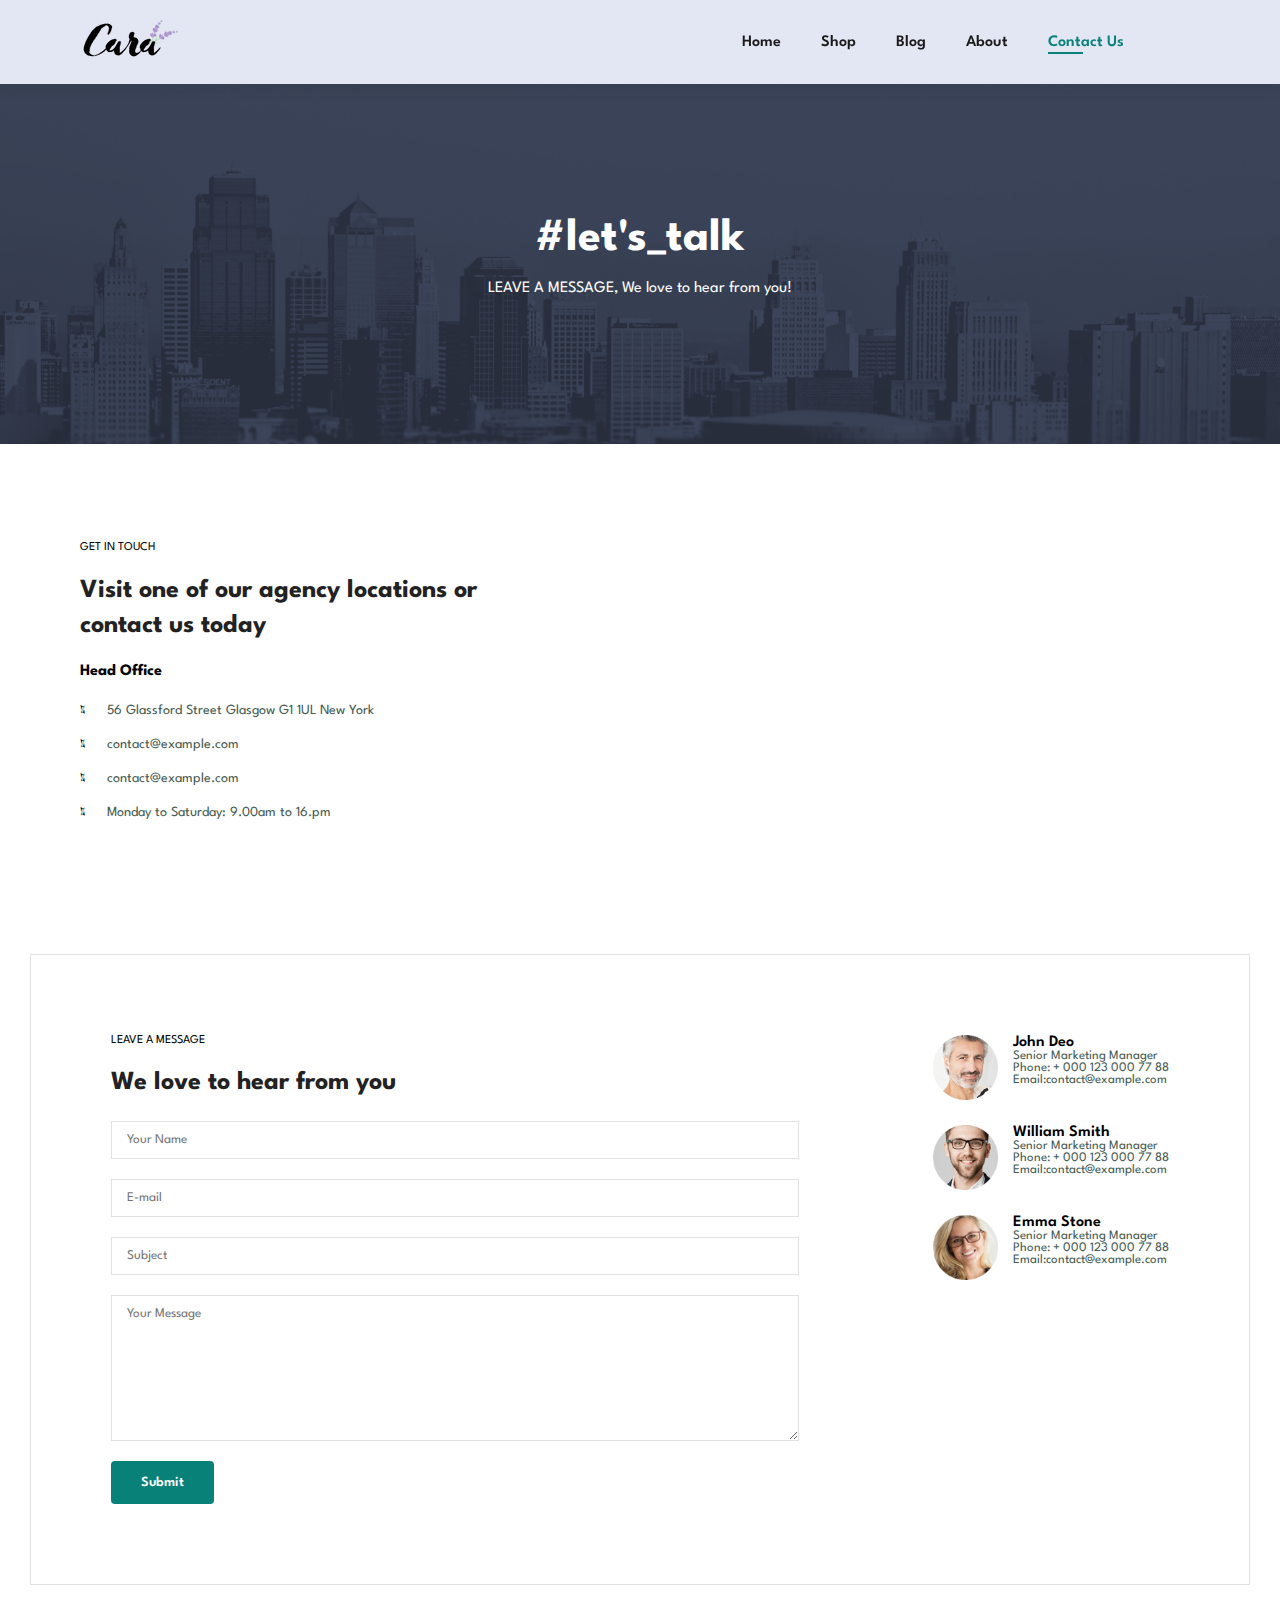
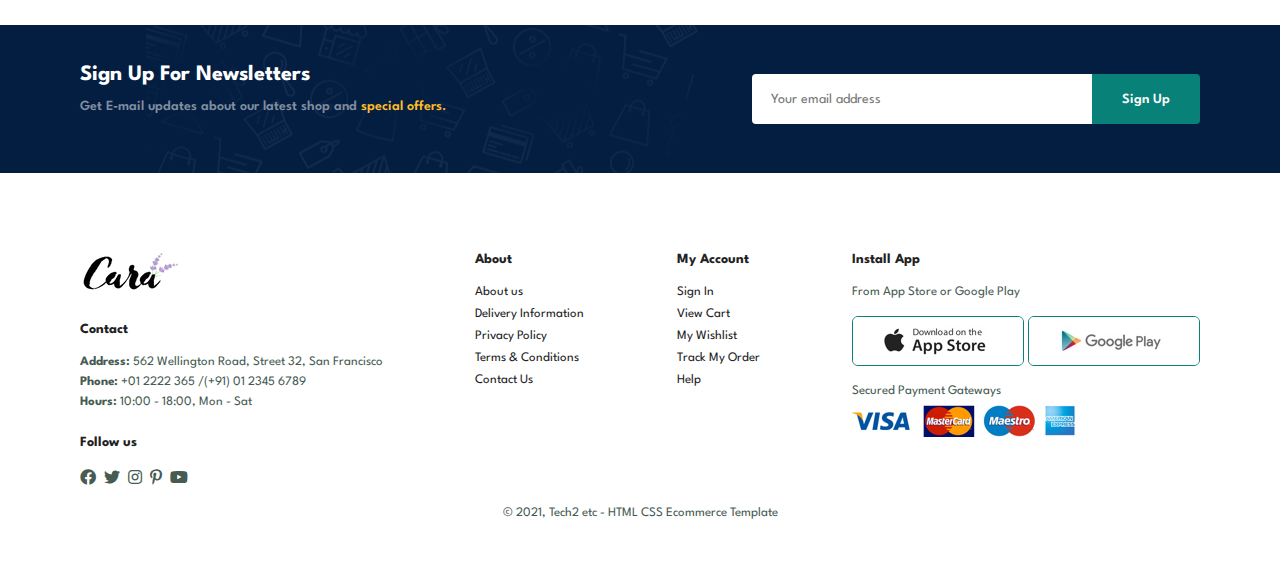
<file: contact.html>
<!DOCTYPE html>
<html lang="en">

    <head>
        <meta charset="UTF-8">
        <meta http-equiv="X-UA-Compatible" content="IE=edge">
        <meta name="viewport" content="width=device-width, initial-scale=1.0">
        <title>Tech2etc Ecommerce Tutorial</title>
        <link rel="stylesheet" href="https://cdnjs.cloudflare.com/ajax/libs/font-awesome/6.4.2/css/all.min.css" integrity="sha512-z3gLpd7yknf1YoNbCzqRKc4qyor8gaKU1qmn+CShxbuBusANI9QpRohGBreCFkKxLhei6S9CQXFEbbKuqLg0DA==" crossorigin="anonymous" referrerpolicy="no-referrer" />
        <link rel="stylesheet" href="https://pro.fontawesome.com/releases/v5.10.0/css/all.css" />

        <link rel="stylesheet" href="style.css">
    </head>

    <body>
        <section id="header">
            <a href="#"><img src="img/logo.png" class="logo"/></a>
            <div>
                <ul id="navbar">

                    <li><a href="index.html">Home</a></li>
                    <li><a href="shop.html">Shop</a></li>
                    <li><a href="blog.html">Blog</a></li>
                    <li><a href="about.html">About</a></li>
                    <li><a class="active" href="contact.html">Contact Us</a></li>
                    <li id="lg-bag"><a href="cart.html" ><i class="far fa-shopping-bag"></i></a></li>
                    <a href="#" id="close"><i class="far fa-times"></i></a>

                </ul>
            </div>
            <div id="mobile">
                <a href="cart.html"><i class="far fa-shopping-bag"></i></a>
                <i id="bar" class="fas fa-outdent"></i>

            </div>
        </section>

        <section id="page-header" class="about-header">
            <h2>#let's_talk</h2>

            <p>LEAVE A MESSAGE, We love to hear from you!</p>
        </section>

        <section id="contact-details" class="section-p1">
            <div class="details">
                <span>GET IN TOUCH</span>
                <h2>Visit one of our agency locations or contact us today</h2>
                <h3>Head Office</h3>
                <div>
                    <li>
                        <i class="fal fa-map"></i>
                        <p>56 Glassford Street Glasgow G1 1UL New York</p>
                    </li>
                    <li>
                        <i class="fal fa-envelope"></i>
                        <p>contact@example.com</p>
                    </li>
                    <li>
                        <i class="fal fa-phone-alt"></i>
                        <p>contact@example.com</p>
                    </li>
                    <li>
                        <i class="fal fa-clock"></i>
                        <p>Monday to Saturday: 9.00am to 16.pm</p>
                    </li>
                </div>
            </div>

            <div class="map">
                <iframe src="https://www.google.com/maps/embed?pb=!1m18!1m12!1m3!1d2469.8089830230138!2d-1.2543668000000001!3d51.754816399999996!2m3!1f0!2f0!3f0!3m2!1i1024!2i768!4f13.1!3m3!1m2!1s0x4876c6a9ef8c485b%3A0xd2ff1883a001afed!2sUniversity%20of%20Oxford!5e0!3m2!1sen!2sin!4v1698154677528!5m2!1sen!2sin" width="600" height="450" style="border:0;" allowfullscreen="" loading="lazy" referrerpolicy="no-referrer-when-downgrade"></iframe>

            </div>
        </section>

        <section id="form-details">
            <form action="">
                <span>LEAVE A MESSAGE</span>
                <h2>We love to hear from you</h2>
                <input type="text" placeholder="Your Name">
                <input type="text" placeholder="E-mail">
                <input type="text" placeholder="Subject">
                <textarea name="" id="" cols="30" rows="10" placeholder="Your Message"></textarea>
                <button class="normal">Submit</button>
            </form>
            <div class="people">
                <div>
                    <img src="img/people/1.png" alt="">
                    <p><span>John Deo</span>Senior Marketing Manager <br>Phone: + 000 123 000 77 88 <br> Email:contact@example.com</p>
                </div>
                <div>
                    <img src="img/people/2.png" alt="">
                    <p><span>William Smith</span>Senior Marketing Manager <br>Phone: + 000 123 000 77 88 <br> Email:contact@example.com</p>
                </div>
                <div>
                    <img src="img/people/3.png" alt="">
                    <p><span>Emma Stone</span>Senior Marketing Manager <br>Phone: + 000 123 000 77 88 <br> Email:contact@example.com</p>
                </div>
            </div>
        </section>

        

        <section id="newsletter" class="section-p1 section-m1">
            <div class="newstext">
                <h4>Sign Up For Newsletters</h4>
                <p>Get E-mail updates about our latest shop and <span>special offers.</span></p>
            </div>
            <div class="form">
                <input type="text" placeholder="Your email address">
                <button class="normal">Sign Up</button>
            </div>
        </section>

        <footer class="section-p1">
            <div class="col">
                <img  class="logo" src="img/logo.png" alt="">
                <h4>Contact</h4>
                <p><strong>Address:</strong> 562 Wellington Road, Street 32, San Francisco</p>
                <p><strong>Phone:</strong> +01 2222 365 /(+91) 01 2345 6789</p>
                <p><strong>Hours:</strong> 10:00 - 18:00, Mon - Sat</p>
                <div class="follow">
                    <h4>Follow us</h4>
                    <div class="icon">
                        <i class="fab fa-facebook"></i>
                        <i class="fab fa-twitter"></i>
                        <i class="fab fa-instagram"></i>
                        <i class="fab fa-pinterest-p"></i>
                        <i class="fab fa-youtube"></i>

                    </div>
                </div>
            </div>
            <div class="col">
                <h4>About</h4>
                <a href="#">About us</a>
                <a href="#">Delivery Information</a>
                <a href="#">Privacy Policy</a>
                <a href="#">Terms & Conditions</a>
                <a href="#">Contact Us</a>

            </div>

            <div class="col">
                <h4>My Account</h4>
                <a href="#">Sign In</a>
                <a href="#">View Cart</a>
                <a href="#">My Wishlist</a>
                <a href="#">Track My Order</a>
                <a href="#">Help</a>

            </div>

            <div class="col install">
                <h4>Install App</h4>
                <p>From App Store or Google Play</p>

                <div class="row">
                    <img src="img/pay/app.jpg" alt="">
                    <img src="img/pay/play.jpg" alt="">
                </div>
                <p>Secured Payment Gateways</p>
                <img src="img/pay/pay.png" alt="">
            </div>

            <div class="copyright">
                <p>© 2021, Tech2 etc - HTML CSS Ecommerce Template</p>
            </div>
        </footer>

        <script src="script.js"></script>
    </body>

</html>
</file>
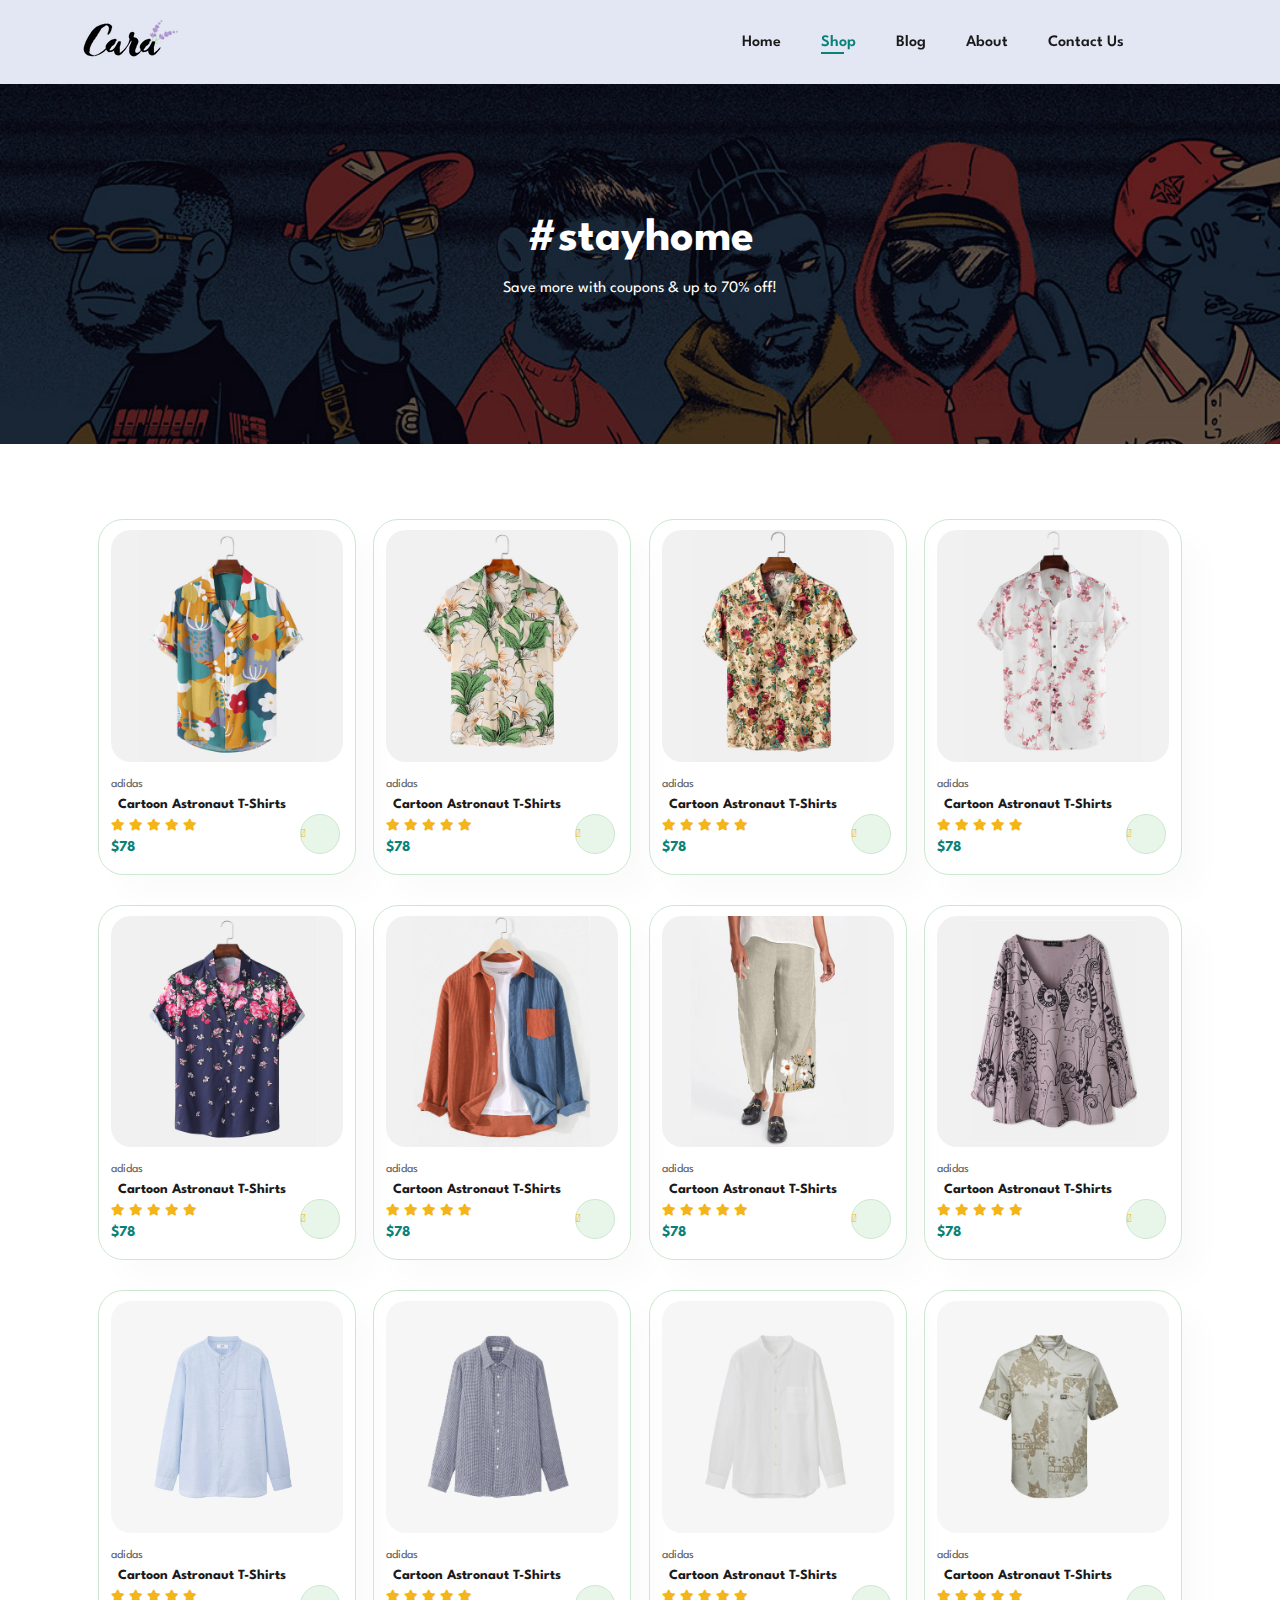
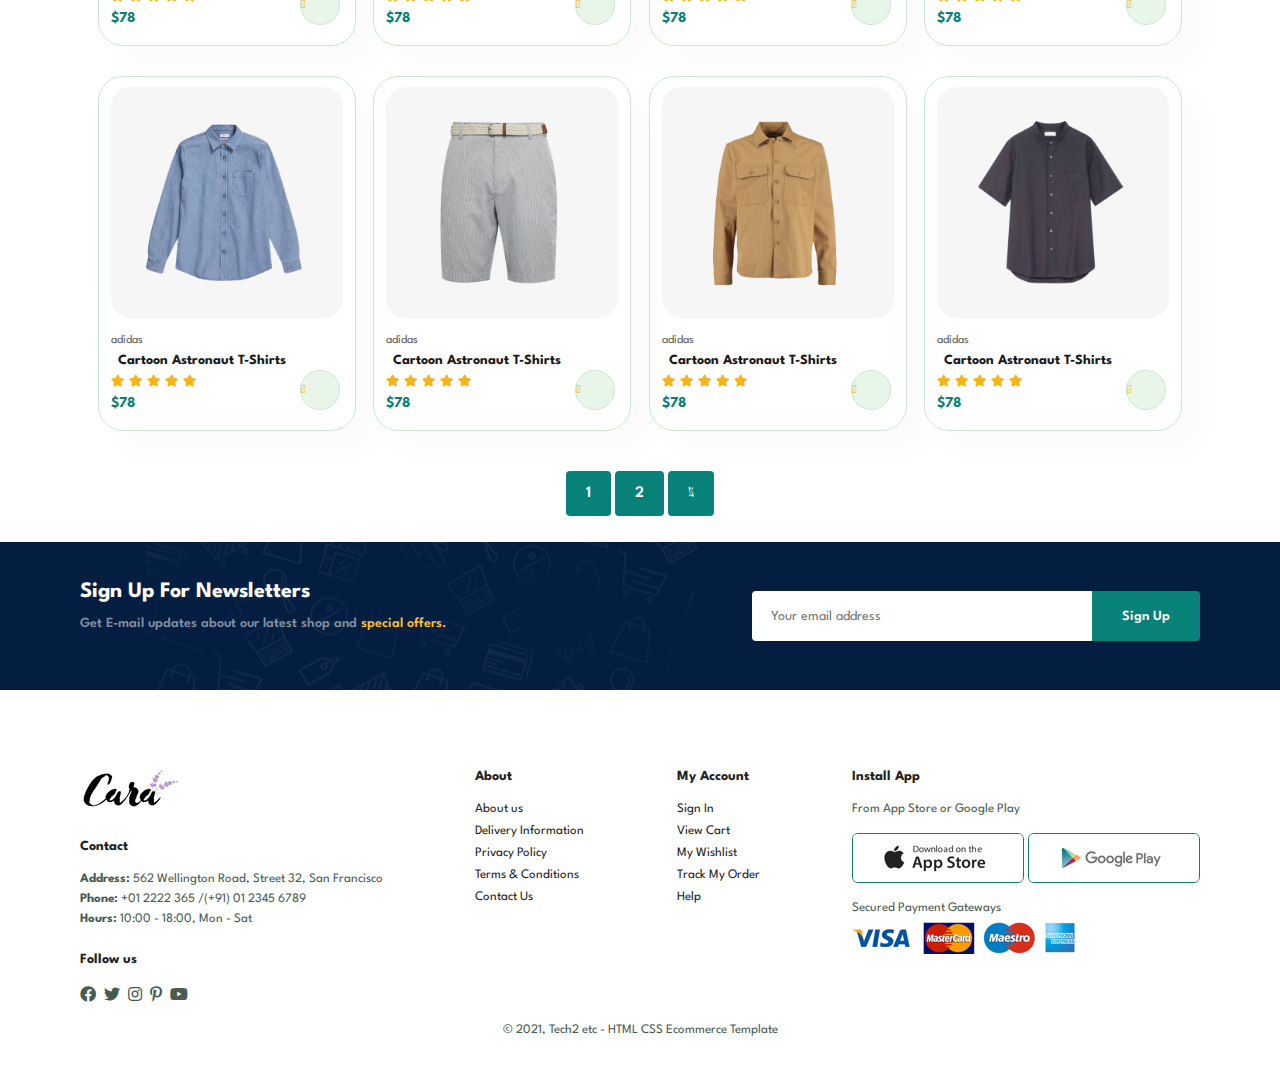
<file: shop.html>
<!DOCTYPE html>
<html lang="en">

    <head>
        <meta charset="UTF-8">
        <meta http-equiv="X-UA-Compatible" content="IE=edge">
        <meta name="viewport" content="width=device-width, initial-scale=1.0">
        <title>Tech2etc Ecommerce Tutorial</title>
        <link rel="stylesheet" href="https://cdnjs.cloudflare.com/ajax/libs/font-awesome/6.4.2/css/all.min.css" integrity="sha512-z3gLpd7yknf1YoNbCzqRKc4qyor8gaKU1qmn+CShxbuBusANI9QpRohGBreCFkKxLhei6S9CQXFEbbKuqLg0DA==" crossorigin="anonymous" referrerpolicy="no-referrer" />
        <link rel="stylesheet" href="https://pro.fontawesome.com/releases/v5.10.0/css/all.css" />

        <link rel="stylesheet" href="style.css">
    </head>

    <body>
        <section id="header">
            <a href="#"><img src="img/logo.png" class="logo"/></a>
            <div>
                <ul id="navbar">

                    <li><a href="index.html">Home</a></li>
                    <li><a class="active" href="shop.html">Shop</a></li>
                    <li><a href="blog.html">Blog</a></li>
                    <li><a href="about.html">About</a></li>
                    <li><a href="contact.html">Contact Us</a></li>
                    <li id="lg-bag"><a href="cart.html" ><i class="far fa-shopping-bag"></i></a></li>
                    <a href="#" id="close"><i class="far fa-times"></i></a>

                </ul>
            </div>
            <div id="mobile">
                <a href="cart.html"><i class="far fa-shopping-bag"></i></a>
                <i id="bar" class="fas fa-outdent"></i>

            </div>
        </section>

        <section id="page-header">
            <h2>#stayhome</h2>

            <p>Save more with coupons & up to 70% off!</p>
        </section>

        <section id="product1" class="section-p1">
            <div class="pro-container">
                <div class="pro" onclick="window.location.href='sproduct.html'">
                    <img src="img/products/f1.jpg" alt="">
                    <div class="description">
                        <span>adidas</span>
                        <h5>Cartoon Astronaut T-Shirts</h5>
                        <div class="star">
                            <i class="fas fa-star"></i>
                            <i class="fas fa-star"></i>
                            <i class="fas fa-star"></i>
                            <i class="fas fa-star"></i>
                            <i class="fas fa-star"></i>
                        </div>
                        <h4>$78</h4>
                        <!-- href="#" takes you to the top of the page-->
                        <a href="#"><i class="fal fa-shopping-cart cart"></i></a>
                    </div>
                </div>

                <div class="pro">
                    <img src="img/products/f2.jpg" alt="">
                    <div class="description">
                        <span>adidas</span>
                        <h5>Cartoon Astronaut T-Shirts</h5>
                        <div class="star">
                            <i class="fas fa-star"></i>
                            <i class="fas fa-star"></i>
                            <i class="fas fa-star"></i>
                            <i class="fas fa-star"></i>
                            <i class="fas fa-star"></i>
                        </div>
                        <h4>$78</h4>
                        <!-- href="#" takes you to the top of the page-->
                        <a href="#"><i class="fal fa-shopping-cart cart"></i></a>
                    </div>
                </div>

                <div class="pro">
                    <img src="img/products/f3.jpg" alt="">
                    <div class="description">
                        <span>adidas</span>
                        <h5>Cartoon Astronaut T-Shirts</h5>
                        <div class="star">
                            <i class="fas fa-star"></i>
                            <i class="fas fa-star"></i>
                            <i class="fas fa-star"></i>
                            <i class="fas fa-star"></i>
                            <i class="fas fa-star"></i>
                        </div>
                        <h4>$78</h4>
                        <!-- href="#" takes you to the top of the page-->
                        <a href="#"><i class="fal fa-shopping-cart cart"></i></a>
                    </div>
                </div>

                <div class="pro">
                    <img src="img/products/f4.jpg" alt="">
                    <div class="description">
                        <span>adidas</span>
                        <h5>Cartoon Astronaut T-Shirts</h5>
                        <div class="star">
                            <i class="fas fa-star"></i>
                            <i class="fas fa-star"></i>
                            <i class="fas fa-star"></i>
                            <i class="fas fa-star"></i>
                            <i class="fas fa-star"></i>
                        </div>
                        <h4>$78</h4>
                        <!-- href="#" takes you to the top of the page-->
                        <a href="#"><i class="fal fa-shopping-cart cart"></i></a>
                    </div>
                </div>

                <div class="pro">
                    <img src="img/products/f5.jpg" alt="">
                    <div class="description">
                        <span>adidas</span>
                        <h5>Cartoon Astronaut T-Shirts</h5>
                        <div class="star">
                            <i class="fas fa-star"></i>
                            <i class="fas fa-star"></i>
                            <i class="fas fa-star"></i>
                            <i class="fas fa-star"></i>
                            <i class="fas fa-star"></i>
                        </div>
                        <h4>$78</h4>
                        <!-- href="#" takes you to the top of the page-->
                        <a href="#"><i class="fal fa-shopping-cart cart"></i></a>
                    </div>
                </div>

                <div class="pro">
                    <img src="img/products/f6.jpg" alt="">
                    <div class="description">
                        <span>adidas</span>
                        <h5>Cartoon Astronaut T-Shirts</h5>
                        <div class="star">
                            <i class="fas fa-star"></i>
                            <i class="fas fa-star"></i>
                            <i class="fas fa-star"></i>
                            <i class="fas fa-star"></i>
                            <i class="fas fa-star"></i>
                        </div>
                        <h4>$78</h4>
                        <!-- href="#" takes you to the top of the page-->
                        <a href="#"><i class="fal fa-shopping-cart cart"></i></a>
                    </div>
                </div>

                <div class="pro">
                    <img src="img/products/f7.jpg" alt="">
                    <div class="description">
                        <span>adidas</span>
                        <h5>Cartoon Astronaut T-Shirts</h5>
                        <div class="star">
                            <i class="fas fa-star"></i>
                            <i class="fas fa-star"></i>
                            <i class="fas fa-star"></i>
                            <i class="fas fa-star"></i>
                            <i class="fas fa-star"></i>
                        </div>
                        <h4>$78</h4>
                        <!-- href="#" takes you to the top of the page-->
                        <a href="#"><i class="fal fa-shopping-cart cart"></i></a>
                    </div>
                </div>

                <div class="pro">
                    <img src="img/products/f8.jpg" alt="">
                    <div class="description">
                        <span>adidas</span>
                        <h5>Cartoon Astronaut T-Shirts</h5>
                        <div class="star">
                            <i class="fas fa-star"></i>
                            <i class="fas fa-star"></i>
                            <i class="fas fa-star"></i>
                            <i class="fas fa-star"></i>
                            <i class="fas fa-star"></i>
                        </div>
                        <h4>$78</h4>
                        <!-- href="#" takes you to the top of the page-->
                        <a href="#"><i class="fal fa-shopping-cart cart"></i></a>
                    </div>
                </div>
            
                <div class="pro">
                    <img src="img/products/n1.jpg" alt="">
                    <div class="description">
                        <span>adidas</span>
                        <h5>Cartoon Astronaut T-Shirts</h5>
                        <div class="star">
                            <i class="fas fa-star"></i>
                            <i class="fas fa-star"></i>
                            <i class="fas fa-star"></i>
                            <i class="fas fa-star"></i>
                            <i class="fas fa-star"></i>
                        </div>
                        <h4>$78</h4>
                        <!-- href="#" takes you to the top of the page-->
                        <a href="#"><i class="fal fa-shopping-cart cart"></i></a>
                    </div>
                </div>

                <div class="pro">
                    <img src="img/products/n2.jpg" alt="">
                    <div class="description">
                        <span>adidas</span>
                        <h5>Cartoon Astronaut T-Shirts</h5>
                        <div class="star">
                            <i class="fas fa-star"></i>
                            <i class="fas fa-star"></i>
                            <i class="fas fa-star"></i>
                            <i class="fas fa-star"></i>
                            <i class="fas fa-star"></i>
                        </div>
                        <h4>$78</h4>
                        <!-- href="#" takes you to the top of the page-->
                        <a href="#"><i class="fal fa-shopping-cart cart"></i></a>
                    </div>
                </div>

                <div class="pro">
                    <img src="img/products/n3.jpg" alt="">
                    <div class="description">
                        <span>adidas</span>
                        <h5>Cartoon Astronaut T-Shirts</h5>
                        <div class="star">
                            <i class="fas fa-star"></i>
                            <i class="fas fa-star"></i>
                            <i class="fas fa-star"></i>
                            <i class="fas fa-star"></i>
                            <i class="fas fa-star"></i>
                        </div>
                        <h4>$78</h4>
                        <!-- href="#" takes you to the top of the page-->
                        <a href="#"><i class="fal fa-shopping-cart cart"></i></a>
                    </div>
                </div>

                <div class="pro">
                    <img src="img/products/n4.jpg" alt="">
                    <div class="description">
                        <span>adidas</span>
                        <h5>Cartoon Astronaut T-Shirts</h5>
                        <div class="star">
                            <i class="fas fa-star"></i>
                            <i class="fas fa-star"></i>
                            <i class="fas fa-star"></i>
                            <i class="fas fa-star"></i>
                            <i class="fas fa-star"></i>
                        </div>
                        <h4>$78</h4>
                        <!-- href="#" takes you to the top of the page-->
                        <a href="#"><i class="fal fa-shopping-cart cart"></i></a>
                    </div>
                </div>

                <div class="pro">
                    <img src="img/products/n5.jpg" alt="">
                    <div class="description">
                        <span>adidas</span>
                        <h5>Cartoon Astronaut T-Shirts</h5>
                        <div class="star">
                            <i class="fas fa-star"></i>
                            <i class="fas fa-star"></i>
                            <i class="fas fa-star"></i>
                            <i class="fas fa-star"></i>
                            <i class="fas fa-star"></i>
                        </div>
                        <h4>$78</h4>
                        <!-- href="#" takes you to the top of the page-->
                        <a href="#"><i class="fal fa-shopping-cart cart"></i></a>
                    </div>
                </div>

                <div class="pro">
                    <img src="img/products/n6.jpg" alt="">
                    <div class="description">
                        <span>adidas</span>
                        <h5>Cartoon Astronaut T-Shirts</h5>
                        <div class="star">
                            <i class="fas fa-star"></i>
                            <i class="fas fa-star"></i>
                            <i class="fas fa-star"></i>
                            <i class="fas fa-star"></i>
                            <i class="fas fa-star"></i>
                        </div>
                        <h4>$78</h4>
                        <!-- href="#" takes you to the top of the page-->
                        <a href="#"><i class="fal fa-shopping-cart cart"></i></a>
                    </div>
                </div>

                <div class="pro">
                    <img src="img/products/n7.jpg" alt="">
                    <div class="description">
                        <span>adidas</span>
                        <h5>Cartoon Astronaut T-Shirts</h5>
                        <div class="star">
                            <i class="fas fa-star"></i>
                            <i class="fas fa-star"></i>
                            <i class="fas fa-star"></i>
                            <i class="fas fa-star"></i>
                            <i class="fas fa-star"></i>
                        </div>
                        <h4>$78</h4>
                        <!-- href="#" takes you to the top of the page-->
                        <a href="#"><i class="fal fa-shopping-cart cart"></i></a>
                    </div>
                </div>

                <div class="pro">
                    <img src="img/products/n8.jpg" alt="">
                    <div class="description">
                        <span>adidas</span>
                        <h5>Cartoon Astronaut T-Shirts</h5>
                        <div class="star">
                            <i class="fas fa-star"></i>
                            <i class="fas fa-star"></i>
                            <i class="fas fa-star"></i>
                            <i class="fas fa-star"></i>
                            <i class="fas fa-star"></i>
                        </div>
                        <h4>$78</h4>
                        <!-- href="#" takes you to the top of the page-->
                        <a href="#"><i class="fal fa-shopping-cart cart"></i></a>
                    </div>
                </div>
            </div>
        </section>

        <section id="pagination">
            <a href="#">1</a>
            <a href="#">2</a>
            <a href="#"><i class="fal fa-long-arrow-alt-right"></i></a>
        </section>

        <section id="newsletter" class="section-p1 section-m1">
            <div class="newstext">
                <h4>Sign Up For Newsletters</h4>
                <p>Get E-mail updates about our latest shop and <span>special offers.</span></p>
            </div>
            <div class="form">
                <input type="text" placeholder="Your email address">
                <button class="normal">Sign Up</button>
            </div>
        </section>

        <footer class="section-p1">
            <div class="col">
                <img  class="logo" src="img/logo.png" alt="">
                <h4>Contact</h4>
                <p><strong>Address:</strong> 562 Wellington Road, Street 32, San Francisco</p>
                <p><strong>Phone:</strong> +01 2222 365 /(+91) 01 2345 6789</p>
                <p><strong>Hours:</strong> 10:00 - 18:00, Mon - Sat</p>
                <div class="follow">
                    <h4>Follow us</h4>
                    <div class="icon">
                        <i class="fab fa-facebook"></i>
                        <i class="fab fa-twitter"></i>
                        <i class="fab fa-instagram"></i>
                        <i class="fab fa-pinterest-p"></i>
                        <i class="fab fa-youtube"></i>

                    </div>
                </div>
            </div>
            <div class="col">
                <h4>About</h4>
                <a href="#">About us</a>
                <a href="#">Delivery Information</a>
                <a href="#">Privacy Policy</a>
                <a href="#">Terms & Conditions</a>
                <a href="#">Contact Us</a>

            </div>

            <div class="col">
                <h4>My Account</h4>
                <a href="#">Sign In</a>
                <a href="#">View Cart</a>
                <a href="#">My Wishlist</a>
                <a href="#">Track My Order</a>
                <a href="#">Help</a>

            </div>

            <div class="col install">
                <h4>Install App</h4>
                <p>From App Store or Google Play</p>

                <div class="row">
                    <img src="img/pay/app.jpg" alt="">
                    <img src="img/pay/play.jpg" alt="">
                </div>
                <p>Secured Payment Gateways</p>
                <img src="img/pay/pay.png" alt="">
            </div>

            <div class="copyright">
                <p>© 2021, Tech2 etc - HTML CSS Ecommerce Template</p>
            </div>
        </footer>

        <script src="script.js"></script>
    </body>

</html>
</file>
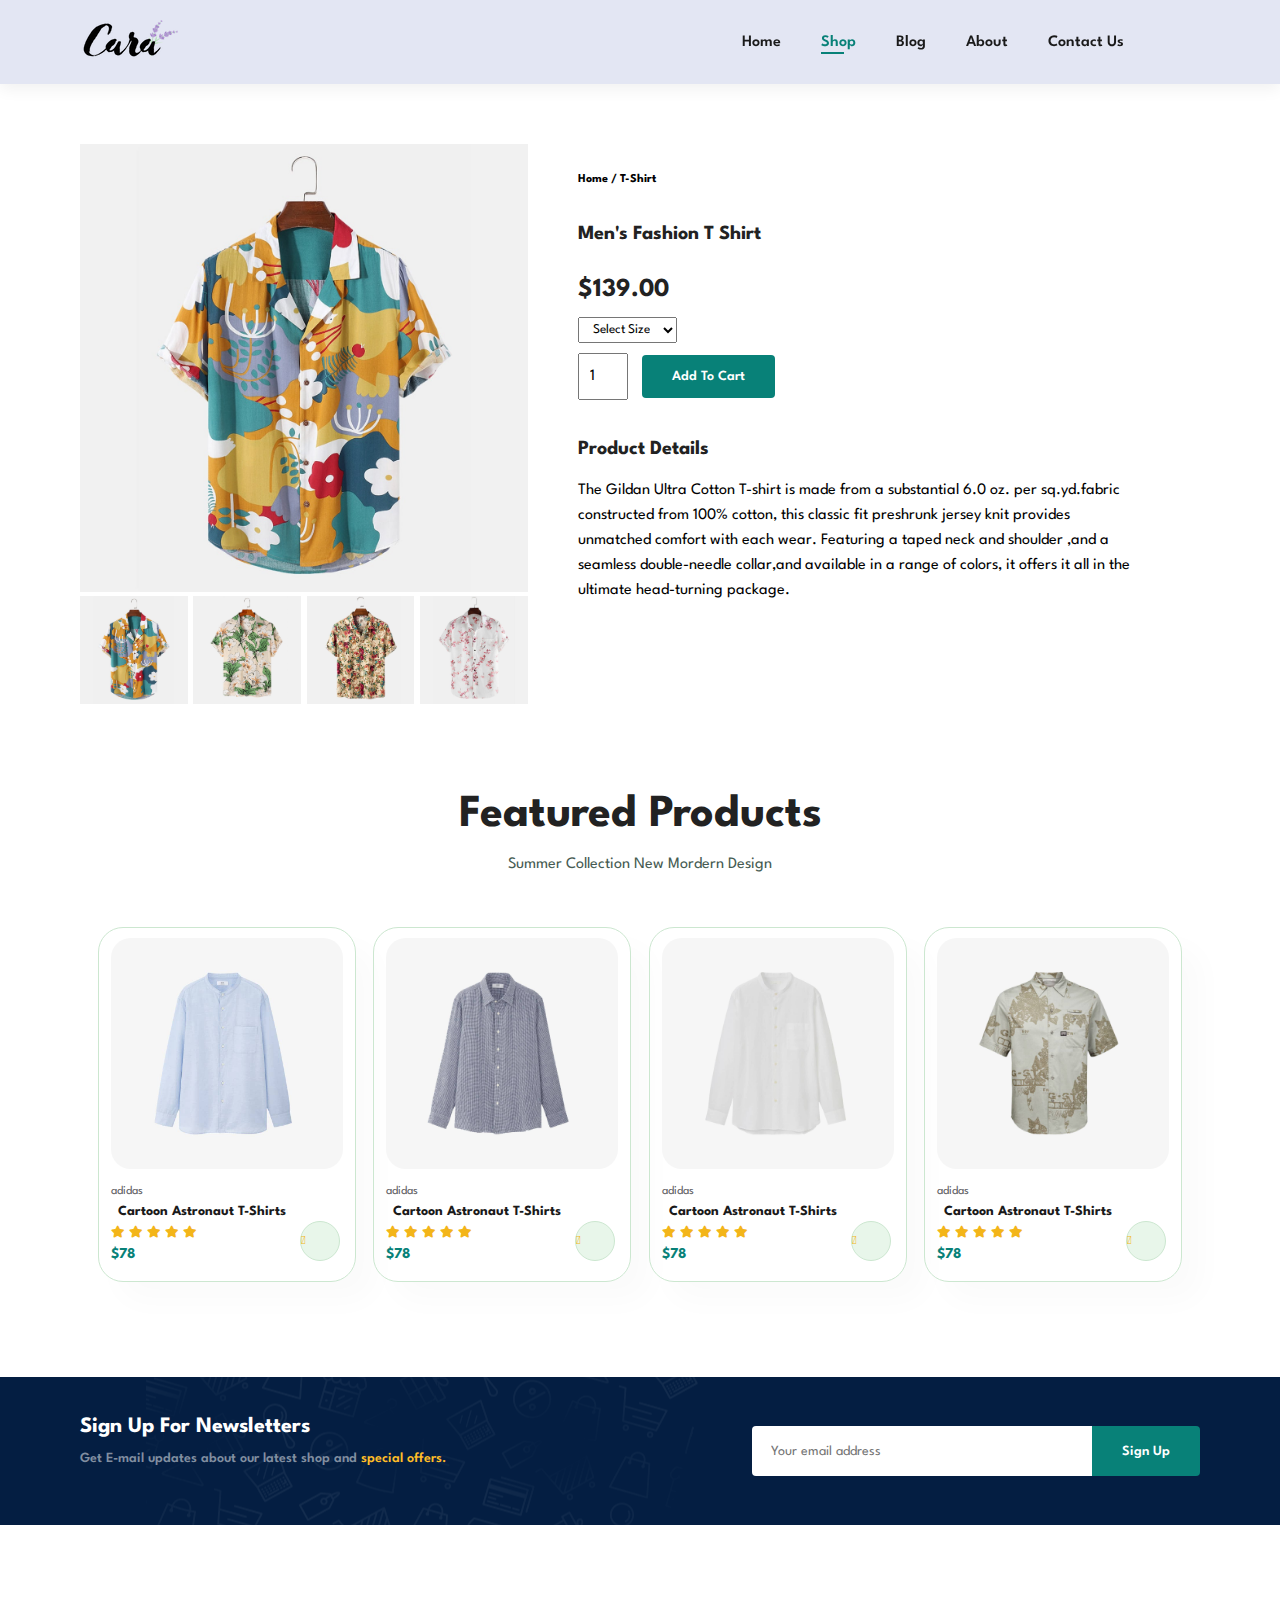
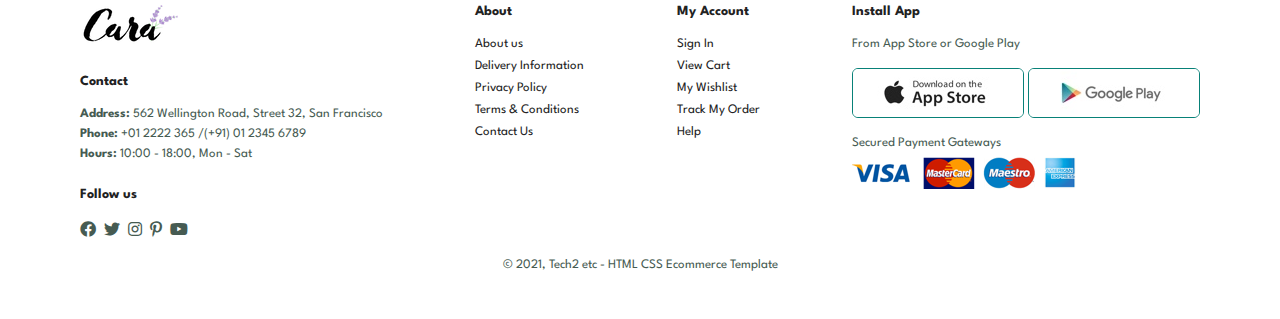
<file: sproduct.html>
<!DOCTYPE html>
<html lang="en">

    <head>
        <meta charset="UTF-8">
        <meta http-equiv="X-UA-Compatible" content="IE=edge">
        <meta name="viewport" content="width=device-width, initial-scale=1.0">
        <title>Tech2etc Ecommerce Tutorial</title>
        <link rel="stylesheet" href="https://cdnjs.cloudflare.com/ajax/libs/font-awesome/6.4.2/css/all.min.css" integrity="sha512-z3gLpd7yknf1YoNbCzqRKc4qyor8gaKU1qmn+CShxbuBusANI9QpRohGBreCFkKxLhei6S9CQXFEbbKuqLg0DA==" crossorigin="anonymous" referrerpolicy="no-referrer" />
        <link rel="stylesheet" href="https://pro.fontawesome.com/releases/v5.10.0/css/all.css" />

        <link rel="stylesheet" href="style.css">
    </head>

    <body>
        <section id="header">
            <a href="#"><img src="img/logo.png" class="logo"/></a>
            <div>
                <ul id="navbar">

                    <li><a href="index.html">Home</a></li>
                    <li><a class="active" href="shop.html">Shop</a></li>
                    <li><a href="blog.html">Blog</a></li>
                    <li><a href="about.html">About</a></li>
                    <li><a href="contact.html">Contact Us</a></li>
                    <li id="lg-bag"><a href="cart.html" ><i class="far fa-shopping-bag"></i></a></li>
                    <a href="#" id="close"><i class="far fa-times"></i></a>

                </ul>
            </div>
            <div id="mobile">
                <a href="cart.html"><i class="far fa-shopping-bag"></i></a>
                <i id="bar" class="fas fa-outdent"></i>

            </div>
        </section>

        <section id="prodetails" class="section-p1">
            <div class="single-pro-image">
                <img src="img/products/f1.jpg" width="100%" id="MainImg" alt="">
                <div class="small-img-group">
                    <div class="small-img-col">
                        <img src="img/products/f1.jpg" width="100%" class="small-img" alt="">
                    </div>
                    <div class="small-img-col">
                        <img src="img/products/f2.jpg" width="100%" class="small-img" alt="">
                    </div>
                    <div class="small-img-col">
                        <img src="img/products/f3.jpg" width="100%" class="small-img" alt="">
                    </div>
                    <div class="small-img-col">
                        <img src="img/products/f4.jpg" width="100%" class="small-img" alt="">
                    </div>
                </div>

            </div>
            <div class="single-pro-details">
                <h6>Home / T-Shirt</h6>
                <h4>Men's Fashion T Shirt</h4>
                <h2>$139.00</h2>
                <select>
                    <option>Select Size</option>
                    <option>XL</option>
                    <option>XXL</option>
                    <option>Small</option>
                    <option>Large</option>
                </select>
                <input type="number" value="1">
                <button class="normal">Add To Cart</button>
                <h4>Product Details</h4>
                <span>The Gildan Ultra Cotton T-shirt is made from a substantial 6.0 oz. per sq.yd.fabric constructed from 100% cotton, this classic fit preshrunk jersey knit provides unmatched comfort with each wear. Featuring a taped neck and shoulder ,and a seamless double-needle collar,and available in a range of colors, it offers it all in the ultimate head-turning package.</span>

            </div>
        </section>

        <section id="product1" class="section-p1">
            <h2>Featured Products</h2>
            <p>Summer Collection New Mordern Design</p>
            <div class="pro-container">
                <div class="pro">
                    <img src="img/products/n1.jpg" alt="">
                    <div class="description">
                        <span>adidas</span>
                        <h5>Cartoon Astronaut T-Shirts</h5>
                        <div class="star">
                            <i class="fas fa-star"></i>
                            <i class="fas fa-star"></i>
                            <i class="fas fa-star"></i>
                            <i class="fas fa-star"></i>
                            <i class="fas fa-star"></i>
                        </div>
                        <h4>$78</h4>
                        <!-- href="#" takes you to the top of the page-->
                        <a href="#"><i class="fal fa-shopping-cart cart"></i></a>
                    </div>
                </div>

                <div class="pro">
                    <img src="img/products/n2.jpg" alt="">
                    <div class="description">
                        <span>adidas</span>
                        <h5>Cartoon Astronaut T-Shirts</h5>
                        <div class="star">
                            <i class="fas fa-star"></i>
                            <i class="fas fa-star"></i>
                            <i class="fas fa-star"></i>
                            <i class="fas fa-star"></i>
                            <i class="fas fa-star"></i>
                        </div>
                        <h4>$78</h4>
                        <!-- href="#" takes you to the top of the page-->
                        <a href="#"><i class="fal fa-shopping-cart cart"></i></a>
                    </div>
                </div>

                <div class="pro">
                    <img src="img/products/n3.jpg" alt="">
                    <div class="description">
                        <span>adidas</span>
                        <h5>Cartoon Astronaut T-Shirts</h5>
                        <div class="star">
                            <i class="fas fa-star"></i>
                            <i class="fas fa-star"></i>
                            <i class="fas fa-star"></i>
                            <i class="fas fa-star"></i>
                            <i class="fas fa-star"></i>
                        </div>
                        <h4>$78</h4>
                        <!-- href="#" takes you to the top of the page-->
                        <a href="#"><i class="fal fa-shopping-cart cart"></i></a>
                    </div>
                </div>

                <div class="pro">
                    <img src="img/products/n4.jpg" alt="">
                    <div class="description">
                        <span>adidas</span>
                        <h5>Cartoon Astronaut T-Shirts</h5>
                        <div class="star">
                            <i class="fas fa-star"></i>
                            <i class="fas fa-star"></i>
                            <i class="fas fa-star"></i>
                            <i class="fas fa-star"></i>
                            <i class="fas fa-star"></i>
                        </div>
                        <h4>$78</h4>
                        <!-- href="#" takes you to the top of the page-->
                        <a href="#"><i class="fal fa-shopping-cart cart"></i></a>
                    </div>
                </div>
            </div>
        </section>


        <section id="newsletter" class="section-p1 section-m1">
            <div class="newstext">
                <h4>Sign Up For Newsletters</h4>
                <p>Get E-mail updates about our latest shop and <span>special offers.</span></p>
            </div>
            <div class="form">
                <input type="text" placeholder="Your email address">
                <button class="normal">Sign Up</button>
            </div>
        </section>

        <footer class="section-p1">
            <div class="col">
                <img  class="logo" src="img/logo.png" alt="">
                <h4>Contact</h4>
                <p><strong>Address:</strong> 562 Wellington Road, Street 32, San Francisco</p>
                <p><strong>Phone:</strong> +01 2222 365 /(+91) 01 2345 6789</p>
                <p><strong>Hours:</strong> 10:00 - 18:00, Mon - Sat</p>
                <div class="follow">
                    <h4>Follow us</h4>
                    <div class="icon">
                        <i class="fab fa-facebook"></i>
                        <i class="fab fa-twitter"></i>
                        <i class="fab fa-instagram"></i>
                        <i class="fab fa-pinterest-p"></i>
                        <i class="fab fa-youtube"></i>

                    </div>
                </div>
            </div>
            <div class="col">
                <h4>About</h4>
                <a href="#">About us</a>
                <a href="#">Delivery Information</a>
                <a href="#">Privacy Policy</a>
                <a href="#">Terms & Conditions</a>
                <a href="#">Contact Us</a>

            </div>

            <div class="col">
                <h4>My Account</h4>
                <a href="#">Sign In</a>
                <a href="#">View Cart</a>
                <a href="#">My Wishlist</a>
                <a href="#">Track My Order</a>
                <a href="#">Help</a>

            </div>

            <div class="col install">
                <h4>Install App</h4>
                <p>From App Store or Google Play</p>

                <div class="row">
                    <img src="img/pay/app.jpg" alt="">
                    <img src="img/pay/play.jpg" alt="">
                </div>
                <p>Secured Payment Gateways</p>
                <img src="img/pay/pay.png" alt="">
            </div>

            <div class="copyright">
                <p>© 2021, Tech2 etc - HTML CSS Ecommerce Template</p>
            </div>
        </footer>

        <script>
            var MainImg = document.getElementById("MainImg");
            var SmallImg = document.getElementsByClassName("small-img");

            SmallImg[0].onclick=function(){
                MainImg.src = SmallImg[0].src;
            }

            SmallImg[1].onclick=function(){
                MainImg.src = SmallImg[1].src;
            }

            SmallImg[2].onclick=function(){
                MainImg.src = SmallImg[2].src;
            }

            SmallImg[3].onclick=function(){
                MainImg.src = SmallImg[3].src;
            }
        </script>

        <script src="script.js"></script>
    </body>

</html>
</file>
<file: style.css>
@import url("https://fonts.googleapis.com/css2?family=Spartan:wght@100;200;300;400;500;600;700;800;900&display=swap");
* {
  margin: 0;
  padding: 0;
  box-sizing: border-box;
  font-family: "Spartan", sans-serif;
}

html {
  scroll-behavior: smooth;
}

/* Global Styles */

h1 {
  font-size: 50px;
  line-height: 64px;
  color: #222;
}

h2 {
  font-size: 46px;
  line-height: 54px;
  color: #222;
}

h4 {
  font-size: 20px;
  color: #222;
}

h6 {
  font-weight: 700;
  font-size: 12px;
}

p {
  font-size: 16px;
  color: #465b52;
  margin: 15px 0 20px 0;
}

.section-p1 {
  padding: 40px 80px;
}

.section-m1 {
  margin: 40px 0;
}

button.normal{
  font-size: 14px;
  font-weight: 600;
  padding: 15px 30px;
  color: #000;
  background-color: #fff;
  border-radius: 4px;
  cursor:pointer;
  border: none;
  transition: 0.2s ease;
}

button.white{
  font-size: 13px;
  font-weight: 600;
  padding: 11px 18px;
  color: #fff;
  background-color: transparent;
  cursor:pointer;
  border:1px solid #fff;
  transition: 0.2s;
}

body {
  width: 100%;
}

#header{

  display:flex;
  align-items: center;
  justify-content:space-between;
  padding:20px 80px;
  background-color: #E3E6F3;
  box-shadow: 0px 5px 15px rgba(0, 0, 0, 0.06);
  z-index: 999;
  position: sticky;
  top: 0;
  left: 0;


}

#navbar{
  display: flex;
  align-items: center;
  justify-content: center;

}

#navbar li{
  list-style: none;
  padding: 0 20px;
  position: relative;
}

#navbar li a{
  text-decoration: none;
  font-size: 16px;
  font-weight: 600;
  color: #1a1a1a;
  transition: 0.3s ease;
}

#navbar li a:hover,
#navbar li a.active{
  color:#088178;

}

/* In CSS, ::after creates a pseudo-element that is the last child of the selected element. It is often used to add cosmetic content to an element with the content property. It is inline by default. */


#navbar li a.active::after,
#navbar li a:hover::after
 {

  content:"";
  width:30%;
  height:2px;
  background: #088178;
  position:absolute;
  bottom: -4px;
  left:20px;
}

/* should only appear in small screens */
#mobile{
  display:none;
  align-items: center;
}

#close{
  display:none;
}

/* Home Page */
#hero{

  background-image: url("img/hero4.png");
  height: 90vh;
  width:100%;
  background-position: top 25% right 0;
  padding: 0 80px;
  display: flex;
  flex-direction: column;
  align-items: flex-start;
  justify-content: center;

}

#hero h4{
  padding-bottom: 15px;
}

#hero h1{
  color: #088178;
}

#hero button{
    background-image: url("img/button.png");
    background-color: transparent;
    color: #088178;
    border:0;
    padding: 14px 80px 14px 65px;
    background-repeat: no-repeat;
    cursor: pointer;
    font-weight: 700;
    font-size: 15px;
}

#feature{
  display: flex;
  justify-content: space-evenly;
  align-items: center;
  flex-wrap: wrap;
}
#feature .fe-box{
  width:180px;
  text-align: center;
  padding: 25px 15px;
  box-shadow: 20px 20px 34px rgba(0, 0, 0, 0.03);
  border: 1px solid #cce7d0;
  border-radius: 4px;
  margin:15px 0;


}

#feature .fe-box:hover{

  box-shadow: 10px 10px 54px rgba(70, 62, 221, 0.1);
}

#feature .fe-box img{

  width:100%;
  margin-bottom: 10px;
}



#feature .fe-box h6{

  display: inline-block;
  padding: 9px 8px 6px 8px;
  line-height: 1;
  border-radius: 4px;
  color: #088178;
  background-color: #fddde4;
}

#feature .fe-box:nth-child(2) h6{
  background-color: #cdebbc;
}

#feature .fe-box:nth-child(3) h6{
  background-color: #d1e8f2;
}

#feature .fe-box:nth-child(4) h6{
  background-color: #cdd4f8;
}

#feature .fe-box:nth-child(5) h6{
  background-color: #f6dbf6;
}

#feature .fe-box:nth-child(6) h6{
  background-color: #fff2e5;
}



#product1{
   text-align: center;

}

#product1 .pro{
  width: 23%;
  min-width: 250px;
  padding: 10px 12px;
  border:1px solid #cce7d0;
  border-radius: 25px;
  cursor: pointer;
  box-shadow: 20px 20px 30px rgba(0, 0, 0, 0.02);
  margin: 15px 0;
  transition: 0.2s ease;
  position: relative;
}

#product1 .pro img{
  width: 100%;
  border-radius: 20px;
}

#product1 .pro:hover{
  box-shadow: 20px 20px 30px rgba(0, 0, 0, 0.06);

}

#product1 .pro .description{
  text-align: start;
  padding: 10px 0;

}

#product1 .pro .description span{
  color: #606063;
  font-size: 12px;
}

#product1 .pro .description h5{
  padding: 7px;
  color: #1a1a1a;
  font-size: 14px;
}

#product1 .pro .description i{
  font-size: 12px;
  color: rgb(243,181,25);

}

#product1 .pro .description h4{
  padding-top:7px ;
  font-size: 15px;
  font-weight: 700;
  color: #088178;

}

#product1 .pro .cart{
  width:40px;
  height: 40px;
  line-height: 40px;
  border-radius: 50px ;
  background-color: #e8f6ea;
  font-weight: 500;
  color: #088178;
  border:1px solid #cce7d0;
  position: absolute;
  bottom: 20px;
  right:15px;

}

#product1 .pro-container{

  display: flex;
  align-items: center;
  justify-content: space-evenly;
  padding-top: 20px;
  flex-wrap: wrap;
}

#banner{

   display: flex;
   flex-direction: column;
   align-items: center;
   justify-content: center;
   text-align: center;
   background-image: url("img/banner/b2.jpg");
   width: 100%;
   height: 40vh;
   background-size: cover;
   background-position: center;

}

#banner h4{
  color: #fff;
  font-size: 16px;
}

#banner h2{
  color: #fff;
  font-size: 30px;
  padding: 10px 0;
}

#banner h2 span{
  
  color:#ef3636;
}

#banner button:hover{
  background: #088178;
  color:#fff;

}
#sm-banner{
  display: flex;
  justify-content: space-evenly;
  flex-wrap: wrap;
}
#sm-banner .banner-box{

  display: flex;
   flex-direction: column;
   align-items:flex-start;
   justify-content: center;
   background-image: url("img/banner/b17.jpg");
   min-width: 580px;
   height: 50vh;
   background-size: cover;
   background-position: center;
   padding: 30px;

}

#sm-banner h4{
  color: #fff;
  font-size:20px;
  font-weight: 300;

}

#sm-banner h2{
  color: #fff;
  font-size:28px;
  font-weight: 800;

}

#sm-banner span{
  color: #fff;
  font-size: 14px;
  font-weight: 500;
  padding-bottom: 15px;
}

#sm-banner button:hover{
  background-color: #088178;
  border: 1px solid #088178;
}

#sm-banner .banner-box2{
  background-image: url("img/banner/b10.jpg");
}

#banner3{

  display:flex;
  justify-content: space-between;
  flex-wrap: wrap;
  padding: 0 120px;
}

#banner3 .banner-box{

   display: flex;
   flex-direction: column;
   align-items:flex-start;
   justify-content: center;
   background-image: url("img/banner/b7.jpg");
   min-width:30%;
   height: 30vh;
   background-size: cover;
   background-position: center;
   padding: 20px;
   margin-bottom: 20px;

}

#banner3 h2{
  color: #fff;
  font-weight: 900;
  font-size: 22px;

}

#banner3 h3{
  color: #ec544e;
  font-weight: 800;
  font-size: 15px;
}

#banner3 .banner-box2{
  background-image: url("img/banner/b4.jpg");
}

#banner3 .banner-box3{
  background-image: url("img/banner/b18.jpg");
}

#newsletter{
  display:flex;
  justify-content: space-between;
  flex-wrap: wrap;
  align-items: center;
  background-image: url("img/banner/b14.png");
  background-repeat: no-repeat;
  background-position: 20% 30%;
  background-color: #041e42;
}

#newsletter h4{

  font-size: 22px;
  font-weight: 700;
  color: #fff;
}
#newsletter p{
  font-size: 14px;
  font-weight: 600;
  color: #818ea0;

}
#newsletter p span{
  color: #ffbd27;
}

#newsletter input{
  height: 3.125rem;
  padding: 0 1.25em;
  font-size: 14px;
  width: 100%;
  border: 1px solid transparent;
  border-radius: 4px;
  outline: none;
  border-top-right-radius: 0;
  border-bottom-right-radius: 0;
}

#newsletter button{
  background-color: #088178;
  color: #fff;
  white-space: nowrap;
  border-top-left-radius: 0;
  border-bottom-left-radius: 0;
}

#newsletter .form{
  display: flex;
  width:40%;
}

footer{
  display: flex;
  flex-wrap: wrap;
  justify-content: space-between;
}

footer .col{
  display: flex;
  flex-direction: column;
  align-items:flex-start;
  margin-bottom: 20px;
 
}

footer .logo{
  margin-bottom: 30px;
}

footer h4{
  font-size: 14px;
  padding-bottom: 20px;
}

footer p{
  font-size: 13px;
  margin: 0 0 8px 0;
}

footer a{
  font-size: 13px;
  text-decoration: none;
  color: #222;
  margin-bottom: 10px;
}

footer .follow{
  margin-top: 20px;
}

footer .follow i{
  color: #465b52;
  padding-right: 4px;
  cursor: pointer;
}

footer .install .row img{

  border: 1px solid #088178;
  border-radius: 6px;
  margin: 10px 0 15px 0;
}

footer .follow i:hover,
footer a:hover{
  color: #088178;
}

footer .copyright{
  width:100%;
  text-align: center;
}

/* sytling of shop page */

#page-header{

  background-image: url("img/banner/b1.jpg");
  width: 100%;
  height: 40vh;
  background-size: cover;
  display: flex;
  justify-content: center;
  text-align: center;
  flex-direction: column;
  padding: 14px;

}

#page-header h2,#page-header p{
  color: #fff;
}

#pagination{
  text-align: center;
}

#pagination a{
  text-decoration: none;
  background-color: #088178;
  padding: 15px 20px;
  border-radius: 4px;
  color: #fff;
  font-weight: 600;
}

#pagination a i{
  font-size: 16px;
  font-weight: 600;
}

#prodetails{

  display: flex;
  margin-top: 20px;
}

#prodetails .single-pro-image{

  width: 40%;
  margin-right: 50px;

}

.small-img-group{
  display: flex;
  justify-content: space-between;
}

.small-img-col{
  flex-basis: 24%;
  cursor: pointer;
}

#prodetails .single-pro-details{

  width:50%;
  padding-top: 30px;
}

#prodetails .single-pro-details h4{
  padding: 40px 0 20px 0;
}

#prodetails .single-pro-details h2{
  font-size: 26px;
}

#prodetails .single-pro-details select{
  display: block;
  padding: 5px 10px;
  margin-bottom: 10px;
}

#prodetails .single-pro-details input{
  width: 50px;
  height: 47px;
  padding-left: 10px;
  font-size: 16px;
  margin-right: 10px;
}

#prodetails .single-pro-details button{

  background: #088178;
  color: #fff;
}

#prodetails .single-pro-details input:focus{
  outline: none;
}

#prodetails .single-pro-details span{

  line-height: 25px;
}

/*blog page*/
#page-header.blog-header{

  background-image: url("img/banner/b19.jpg");
}

#blog{
  padding: 150px 150px 0 150px;
  
}

#blog .blog-box{

  display: flex;
  align-items: center;
  width: 100%;
  position: relative;
  padding-bottom: 60px;
}

#blog .blog-img{

  width: 50%;
  margin-right: 40px;

}

#blog img{
width: 100%;
height: 300px;
object-fit: cover;
}

#blog .blog-details{
width: 50%;
}

#blog .blog-details a{

text-decoration: none;
font-size: 11px;
color: #000;
font-weight: 700;
position: relative;
transition: 0.3s;
}

#blog .blog-details a::after{
content: "";
width: 50px;
height: 1px;
background-color: #000;
position: absolute;
top: 4px;
right: -60px;
}

#blog .blog-details a:hover{
color: #088178;
}

#blog .blog-details a:hover::after{
background-color: #088178;
}

#blog .blog-box h1{
position: absolute;
top: -40px;
left: 0;
font-size: 70px;
font-weight: 700;
color: #c9cbce;
z-index: -9;
}


/*about page*/

#page-header.about-header{

  background-image: url("img/about/banner.png");
}

#about-head{
  display: flex;
  align-items: center;

}

#about-head img{
  width: 50%;
  height: auto; 
}

#about-head div{
  padding-left: 40px;
}

#about-app{
  text-align: center;

}

#about-app .video{
  width: 70%;
  height: 100%;
  margin: 30px auto 0 auto;
}

#about-app .video video{
  width: 100%;
  height: 100%;
  border-radius: 20px;
}

/*contact page*/
#contact-details{
  display: flex;
  align-items: center;
  justify-content: space-between;
}

#contact-details .details{
  width: 40%;
}

#contact-details .details span{

  font-size: 12px;
}

#contact-details .details h2{
  font-size: 26px;
  line-height: 35px;
  padding: 20px 0;
}

#contact-details .details h3{
  font-size: 16px;
  padding-bottom: 15px;
}

#contact-details .details li{
  list-style: none;
  display: flex;
  padding: 10px 0;
}

#contact-details .details li i{
  font-size: 14px;
  padding-right: 22px;
}

#contact-details .details li p{
  margin: 0;
  font-size: 14px;

}

#contact-details .map{
  width: 55%;
  height: 400px;
}

#contact-details .map iframe{
  width: 100%;
  height: 100%;
}

#form-details{
  display: flex;
  justify-content: space-between;
  margin: 30px;
  padding: 80px;
  border: 1px solid  #e1e1e1;
}

#form-details form{
  width: 65%;
  display: flex;
  flex-direction: column;
  align-items: flex-start;

}

#form-details form span{
  font-size: 12px;
}

#form-details form h2{
  font-size: 26px;
  line-height: 35px;
  padding: 20px 0;
}

#form-details form input,
#form-details form textarea{
  width: 100%;
  padding: 12px 15px;
  outline: none;
  margin-bottom: 20px;
  border: 1px solid #e1e1e1;
}

#form-details form button{
  background-color: #088178;
  color: #fff;
}

#form-details .people div{
  padding-bottom: 25px;
  display: flex;
  align-items: flex-start;
}

#form-details .people div img{

  width: 65px;
  height: 65px;
  object-fit: cover;
  margin-right: 15px;

}

#form-details .people div p{
  margin: 0px;
  font-size: 13px;
  height: 25px;
}

#form-details .people div p span{
    display: block;
    font-size: 16px;
    font-weight: 600;
    color: #000;
}

/*cart*/

#cart{
  overflow-x: auto;
}
#cart table{
  width: 100%;
  border-collapse: collapse;
  table-layout: fixed;
  white-space: nowrap;

}

#cart table img{
  width: 70px;
}

#cart table td:nth-child(1){
  width: 100px;
  text-align: center;
}

#cart table td:nth-child(2){
  width: 150px;
  text-align: center;
}

#cart table td:nth-child(3){
  width: 250px;
  text-align: center;
}

#cart table td:nth-child(4),
#cart table td:nth-child(5),
#cart table td:nth-child(6){
  width: 150px;
  text-align: center;
}

#cart table td:nth-child(5) input{
  width: 70px;
  padding: 10px 5px 10px 15px;
}

#cart table thead{
  border: 1px solid #e2e9e1;
  border-left: none;
  border-right: none;
}

#cart table thead td{
  font-weight: 700;
  text-transform: uppercase;
  font-size: 13px;
  padding: 18px 0;
}

#cart table tbody tr td{
  padding-top: 15px;
}

#cart table tbody td{
  font-size: 13px;
}

#cart-add{
  display: flex;
  flex-wrap: wrap;
  justify-content: space-between;
}

#coupon{
  width: 50%;
  margin-bottom: 30px;
}

#coupon h3,#subtotal h3{
  padding-bottom: 15px;

}

#coupon input{
  padding: 10px 20px;
  outline: none;
  width: 60%;
  margin-right: 10px;
  border: 1px solid #e2e9e1;
}

#coupon button,#subtotal button{
  background-color: #088178;
  color: #fff;
  padding: 12px 20px;
}

#subtotal{
  width: 50%;
  margin-bottom: 30px;
  border: 1px solid #e2e9e1;
  padding: 30px;
}

#subtotal table{
  border-collapse: collapse;
  width: 100%;
  margin-bottom: 20px;
}

#subtotal table td{
  width: 50%;
  border: 1px solid #e2e9e1;
  padding: 10px;
  font-size: 13px;
}







/* responsive breakpoint */

/* Start media query */

@media (max-width:799px){

  .section-p1{
    padding: 40px 40px;
  }
    #navbar{
      display: flex;
      flex-direction: column;
      align-items:flex-start;
      justify-content:flex-start;
      position: fixed;
      top:0;
      right:-300px;
      height:100vh;
      width:300px;
      background-color: #E3E6F3;
      box-shadow: 0 40px 60px rgba(0, 0, 0, 0.1);
      padding: 80px 0 0 10px;
      transition: 0.3s;
    }

    #navbar.active{
      right: 0px;
    }

    #navbar li{
      margin-bottom: 25px;
    }

    #mobile{
      display: flex;
      align-items: center;
    }

    #mobile i{
      color: #1a1a1a;
      font-size: 24px;
      padding-left: 20px;
    }

    #close{
      display: initial;
      position: absolute;
      top: 30px;
      left: 30px;
      color: #222;
      font-size: 24px;
    }

    #lg-bag{
      display: none;
    }

    #hero{

      height: 70vh;
      padding: 0 80px;
      background-position: top 30% right 30%;
   
    }

    #feature{
      justify-content: center;
    }

    #feature .fe-box{
      margin: 15px 15px;
    }

    #product1 .pro-container{

      justify-content: center;
    }

    #product1 .pro{
      margin: 15px;
    }

    #banner{
      height: 25vh;
    }

    #sm-banner .banner-box{

      min-width:100%;
      height: 30vh;
      
    }
    
    #sm-banner .banner-box2{
      margin-top: 20px;
    }

    #banner3{
      padding: 0 40px;
    }

    #banner3 .banner-box{

      width: 28%;
    }

    #newsletter .form{

      width: 70%;
    }

    /*contact page*/
    #form-details{
      padding: 40px;
    }

    #form-details form{
      width: 50%;
    }
    

  }

  @media (max-width:477px) {

    .section-p1{

      padding: 20px;
    }

    #header{
      padding: 10px 30px;
    }

    h1{
      font-size: 38px;
    }
    h2{
      font-size: 32px;
    }

    #hero{
      padding: 0 20px;
      background-position: 55%;
    }

    #feature .fe-box{
      width: 155px;
      margin: 0 0 15px 0;
    }

    #feature {
      justify-content: space-between;
    }

    #product1 .pro{

      width:100%;
    }

    #banner{
      height: 40vh;
    }

    #sm-banner .banner-box{
      height: 40vh;
    }

    #sm-banner .banner-box2{
      margin-top: 20px;
    }

    #banner3{
      padding: 0 20px;
    }

    #banner3 .banner-box{
      width:100%;
    }

    #newsletter{

      padding: 40px 20px;
    }

    #newsletter .form{
      width:100%;
    }

    footer .copyright{

      text-align: start;
    }

    /*single product*/

    #prodetails{
      display: flex;
      flex-direction: column;

    }

    #prodetails .single-pro-image{
      width: 100%;
      margin-right: 0px;
    }

    #prodetails .single-pro-details{
      width: 100%;
    }

    #blog{
      padding: 100px 20px 0 20px;
    }

    #blog .blog-box{

      display: flex;
      flex-direction: column;
      align-items: flex-start;
    }

    #blog .blog-img{
      width: 100%;
      margin-right: 0px;
      margin-bottom: 30px;
    }

    #blog .blog-details{

      width: 100%;

    }

    /* About page */
    #about-head{
      flex-direction: column;
    }

    #about-head img{
      width: 100%;
      margin-bottom: 20px;
     
    }

    #about-head div{
      padding-left: 0px;
    }

    #about-app .video{
      width: 100%;
      
    }

    /*contact page*/
    #contact-details{
      flex-direction: column;
    }

    #contact-details .details{
      width:100%;
      margin-bottom: 30px;
    }

    #contact-details .map{
      width: 100%;
    }

    #form-details{
      margin: 10px;
      padding: 30px 10px;
      flex-wrap: wrap;
    }

    #form-details form{
      width: 100%;
      margin-bottom: 40px;
    }
    
    /*cart page*/
    #cart-add{
      flex-direction: column;
    }

    #coupon{
      width: 100%;
    }

    #subtotal{
      width: 100%;
      padding: 20px;
    }


      
  }
</file>
